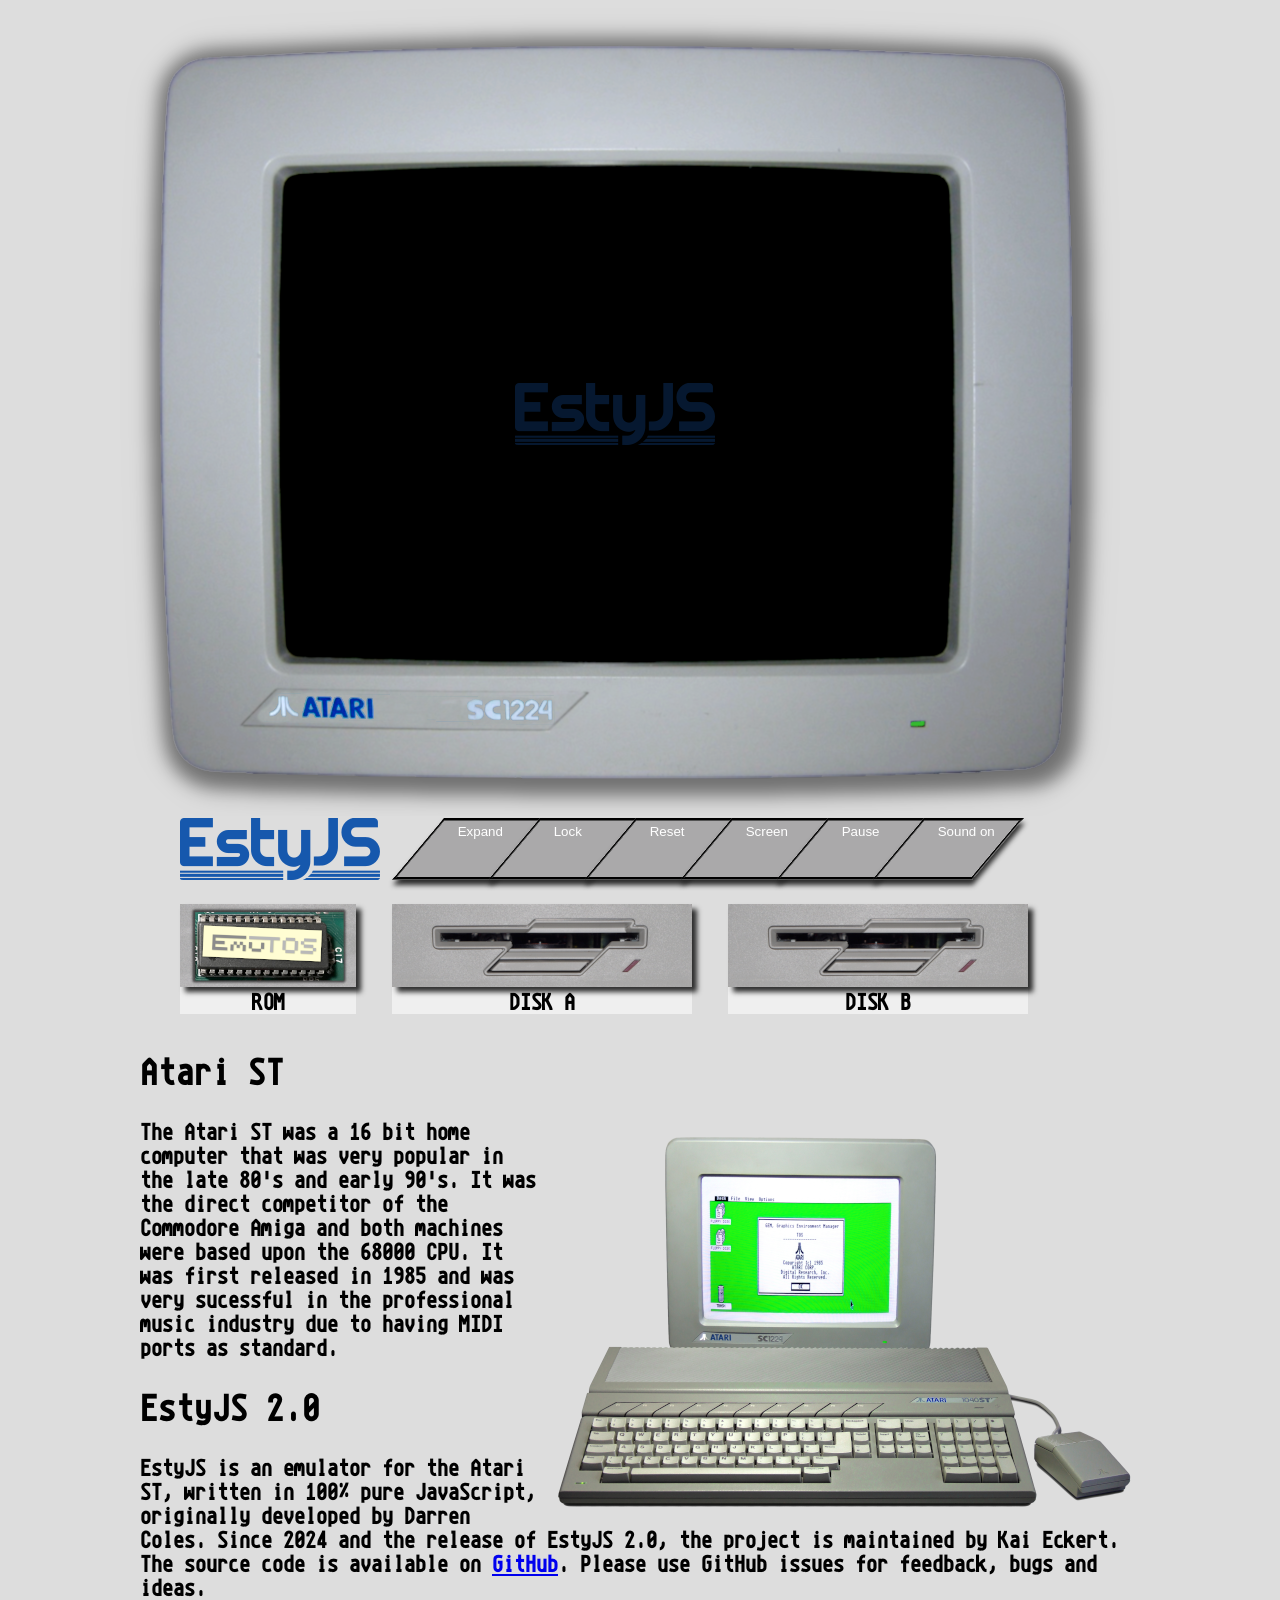
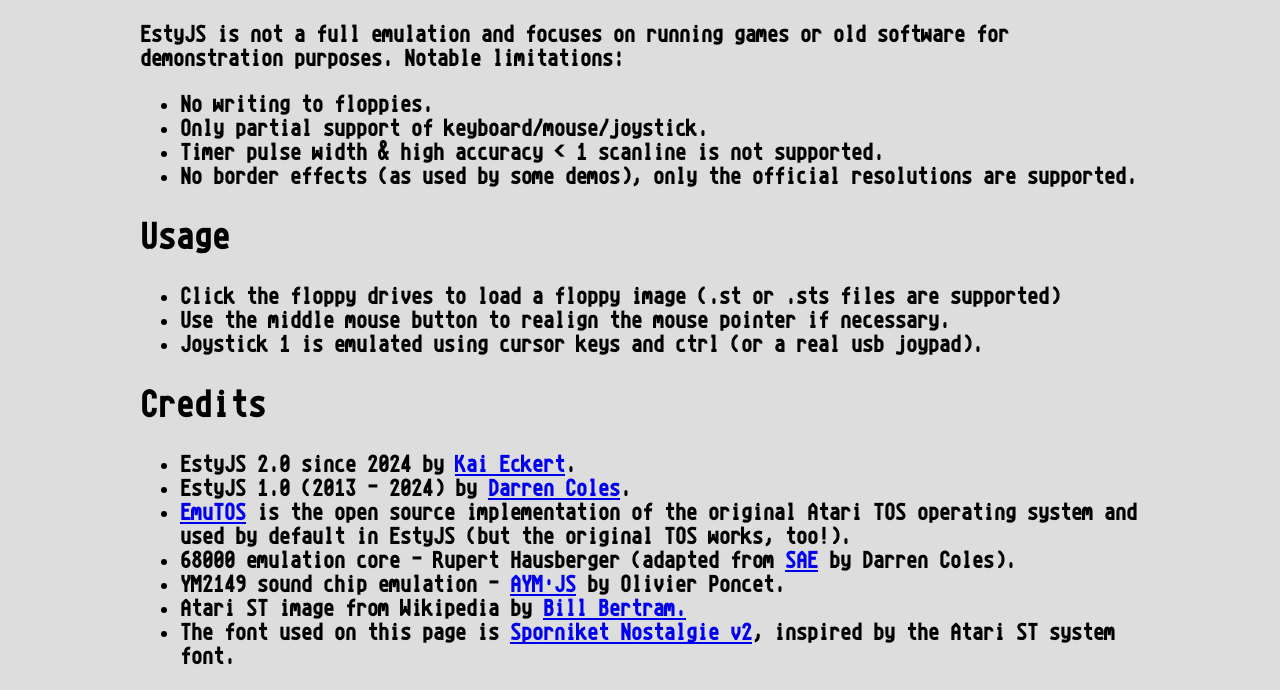
<file: index.html>
﻿<!DOCTYPE HTML>
<html lang="en">

<head>
	<meta http-equiv="content-type" content="text/html; charset=UTF-8">
	<meta name="description" content="Javascript based Atari ST Emulator">
	<meta name="keywords" content="JavaScript, Atari, ST, Emulator, EstyJs">
	<meta name="author" content="Darren Coles">
	<title>EstyJs</title>
	<link rel="stylesheet" type="text/css" href="css/estyjs2.css">
	<script src="esty2-gui.js"></script>

	<script src="estyjs/estyjs.js"></script>
	<script src="estyjs/processor.js"></script>
	<script src="estyjs/keyboard.js"></script>
	<script src="estyjs/mfp.js"></script>
	<script src="estyjs/fdc.js"></script>
	<script src="estyjs/io.js"></script>
	<script src="estyjs/bug.js"></script>
	<script src="estyjs/display.js"></script>
	<script src="estyjs/memory.js"></script>
	<script src="estyjs/snapshot.js"></script>
	<script src="estyjs/sound.js"></script>
	<script src="estyjs/files.js"></script>
	<script src="estyjs/js-unzip.js"></script>
	<script src="estyjs/rawinflate.js"></script>


	<script>
		document.addEventListener("DOMContentLoaded", function (event) {
			// Your code to run since DOM is loaded and ready
			console.log("Loaded")
			document.getElementById('selectedFile').addEventListener('change', fileSelected, false);
			document.getElementById('selectedFileB').addEventListener('change', fileSelected2, false);
			document.getElementById('selectedTOS').addEventListener('change', tosSelected, false);
			splashScreen('img/logo.png', function(){
				estyjs = EstyJs("EstyJsOutput");
				estyjs.setRowSkip(false);
				estyjs.setMonoMonitor(false);
				loadFromUrlParams();
			});
		});
	</script>
</head>

<body>
	<div id="estyjs">
		<div id="screen">
			<canvas id="EstyJsOutput" width="640" height="400">
			</canvas>
		</div>
		<div id="buttonpanel">
			<div id="logo">
				<img src="img/logo.png" alt="EstyJS Logo">
			</div>
			<button id="btnFullscreen" onclick="fullScreen();"><span>Expand</span></button>
			<button id="btnLocked" onclick="lockMouse();"><span>Lock</span></button>
			<button onclick="reset()" id="btnReset"><span>Reset</span></button>
			<button onclick="colorToggle()" id="btnColor"><span>Screen</span></button>
			<button onclick="pauseResume()" id="btnPause"><span>Pause</span></button>
			<button onclick="soundToggle()" id="btnSound"><span>Sound on</span></button>
			<input type="file" id="selectedTOS" accept=".img" style="display: none;">
		</div>
		<div id="floppies">
			<button onclick="document.getElementById('selectedTOS').click();" id="btnTOS"><img src="img/rom.png" id="rom" width="176" height="83"><div>ROM</div></button>
			<input type="file" id="selectedFile" accept=".sts,.st,.msa,.zip" style="display: none;">
			<input type="file" id="selectedFileB" accept=".sts,.st,.msa,.zip" style="display: none;">
			<button onclick="document.getElementById('selectedFile').click();" id="btnBrowse"><img src="img/floppy-empty.png" id="floppy-1" width="300" height="83"/><div>DISK A</div></button>
			<button onclick="document.getElementById('selectedFileB').click();" id="btnBrowse"><img src="img/floppy-empty.png" id="floppy-2" width="300" height="83"/><div>DISK B</div></button>
		</div>

		<div id="settings">
			<input type="checkbox" id="joystick" checked="checked" onclick="changeJoystick()">Joystick
			<input type="checkbox" id="showpct" onclick="changeShowPct()">Show Speed
			<input type="checkbox" id="frameskip" onclick="changeFrameskip()">Frameskip
			<input type="checkbox" id="ram" checked="checked" onclick="changeRamSize()">1Meg
		</div>
	</div>

	<div id="content">
		<h2>Atari ST</h2>
		<p>
			<img src="img/Atari_1040STf-600.png" style="float:right;" alt="Photo of an Atari ST">
			The Atari ST was a 16 bit home computer that was very popular in the late 80's and early 90's.
			It was the direct competitor of the Commodore Amiga and both machines were based upon the 68000 CPU.
			It was first released in 1985 and was very sucessful in the professional music industry due to having MIDI
			ports as standard.
		</p>
		<h2>EstyJS 2.0</h2>
		<p>EstyJS is an emulator for the Atari ST, written in 100% pure JavaScript, originally developed by Darren
			Coles. Since 2024 and the release of EstyJS 2.0,
			the project is maintained by Kai Eckert. The source code is available on <a
				href="https://github.com/kaiec/EstyJS">GitHub</a>. Please use GitHub issues for feedback, bugs and
			ideas.
		</p>
		<p>
			EstyJS is not a full emulation and focuses on running games or old software for demonstration purposes.
			Notable limitations:
		</p>
		<ul>
			<li>No writing to floppies.</li>
			<li>Only partial support of keyboard/mouse/joystick.</li>
			<li>Timer pulse width & high accuracy &lt; 1 scanline is not supported.</li>
			<li>No border effects (as used by some demos), only the official resolutions are supported.</li>
		</ul>
		<h2>Usage</h2>
		<ul>
			<li>Click the floppy drives to load a floppy image (.st or .sts files are supported)</li>
			<li>Use the middle mouse button to realign the mouse pointer if necessary.</li>
			<li>Joystick 1 is emulated using cursor keys and ctrl (or a real usb joypad).</li>
		</ul>



		<h2>Credits</h2>
		<ul>
			<li>EstyJS 2.0 since 2024 by <a href="https://github.com/kaiec/EstyJS">Kai Eckert</a>.</li>
			<li>EstyJS 1.0 (2013 - 2024) by <a href="https://github.com/dmcoles/EstyJs">Darren Coles</a>.</li>
			<li><a href="https://emutos.sourceforge.io/">EmuTOS</a> is the open source implementation of the original
				Atari TOS operating system and used by default in EstyJS (but the original TOS works, too!).</li>
			<li>68000 emulation core - Rupert Hausberger (adapted from <a
					href="http://scriptedamigaemulator.net/">SAE</a> by Darren Coles).</li>
			<li>YM2149 sound chip emulation - <a href="https://github.com/ponceto/aym-js">AYM&middot;JS</a>
				by Olivier Poncet.</li>
			<li>Atari ST image from Wikipedia by <a href="http://en.wikipedia.org/wiki/File:Atari_1040STf.jpg">Bill
					Bertram.</a></li>
			<li>The font used on this page is <a href="https://github.com/sporniket/Sporniket-Nostalgie-Sans">Sporniket
					Nostalgie v2</a>, inspired by the Atari ST system font.</li>
		</ul>
	</div>


</body>

</html>
</file>
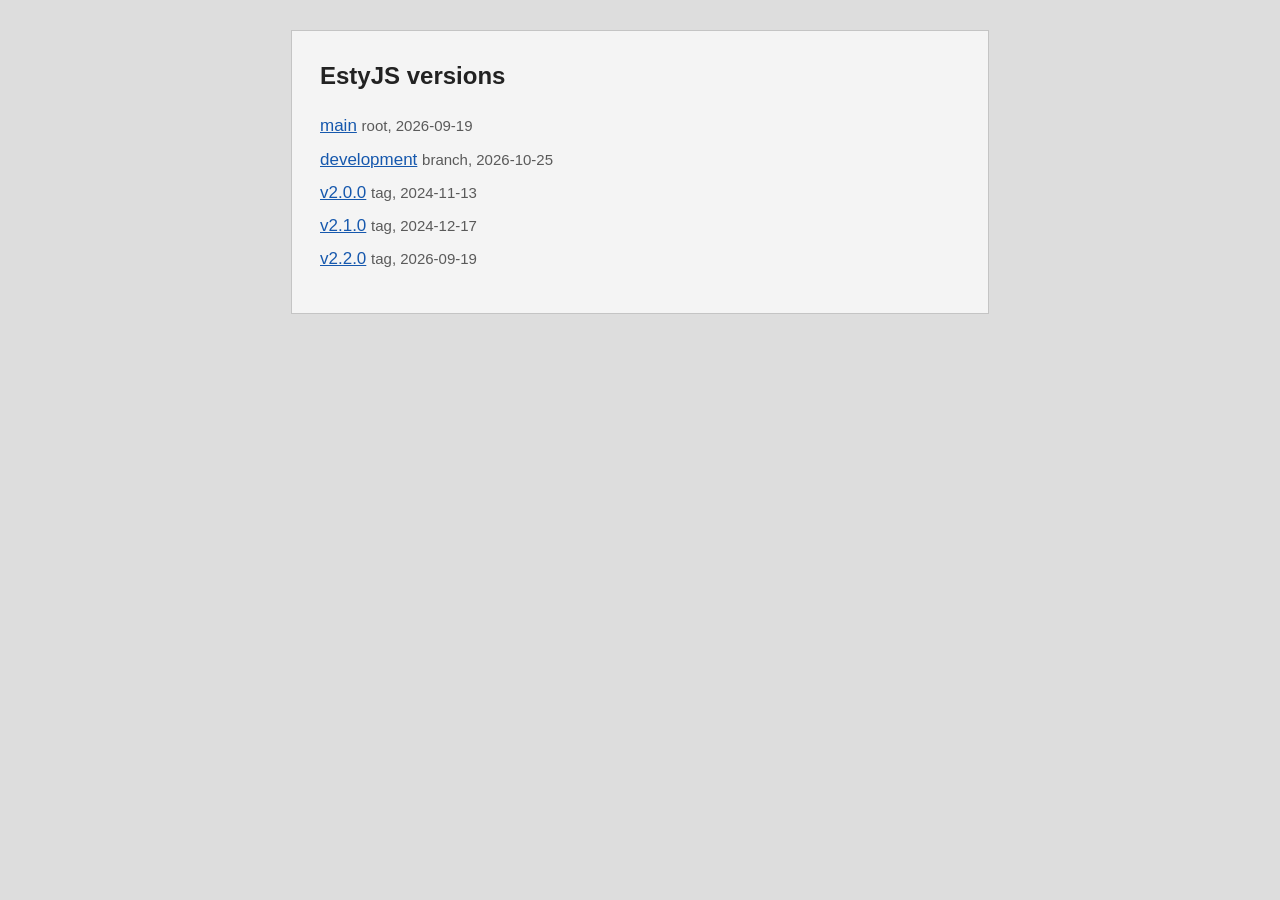
<file: ver/index.html>
<!DOCTYPE html>
<html lang="en">

<head>
<meta charset="utf-8">
<meta name="viewport" content="width=device-width, initial-scale=1">
<title>EstyJS versions</title>
<style>
body { font-family: ui-sans-serif, -apple-system, "Segoe UI", Roboto, sans-serif;
       font-size: 17px; line-height: 1.6; color: #222; background: #ddd;
       margin: 0; padding: 30px; }
main { max-width: 640px; margin: auto; background: #f4f4f4; border: 1px solid #c4c4c4;
       padding: 10px 28px 24px; }
h1 { font-size: 24px; }
ul { list-style: none; padding: 0; }
li { margin: 6px 0; }
a { color: #1658ad; }
span { color: #5a5a5a; font-size: 15px; }
</style>
</head>

<body>
<main>
<h1>EstyJS versions</h1>
<ul>
<li><a href="../">main</a> <span>root, 2026-09-19</span></li>
<li><a href="development/">development</a> <span>branch, 2026-10-25</span></li>
<li><a href="v2.0.0/">v2.0.0</a> <span>tag, 2024-11-13</span></li>
<li><a href="v2.1.0/">v2.1.0</a> <span>tag, 2024-12-17</span></li>
<li><a href="v2.2.0/">v2.2.0</a> <span>tag, 2026-09-19</span></li>
</ul>
</main>
</body>

</html>
</file>
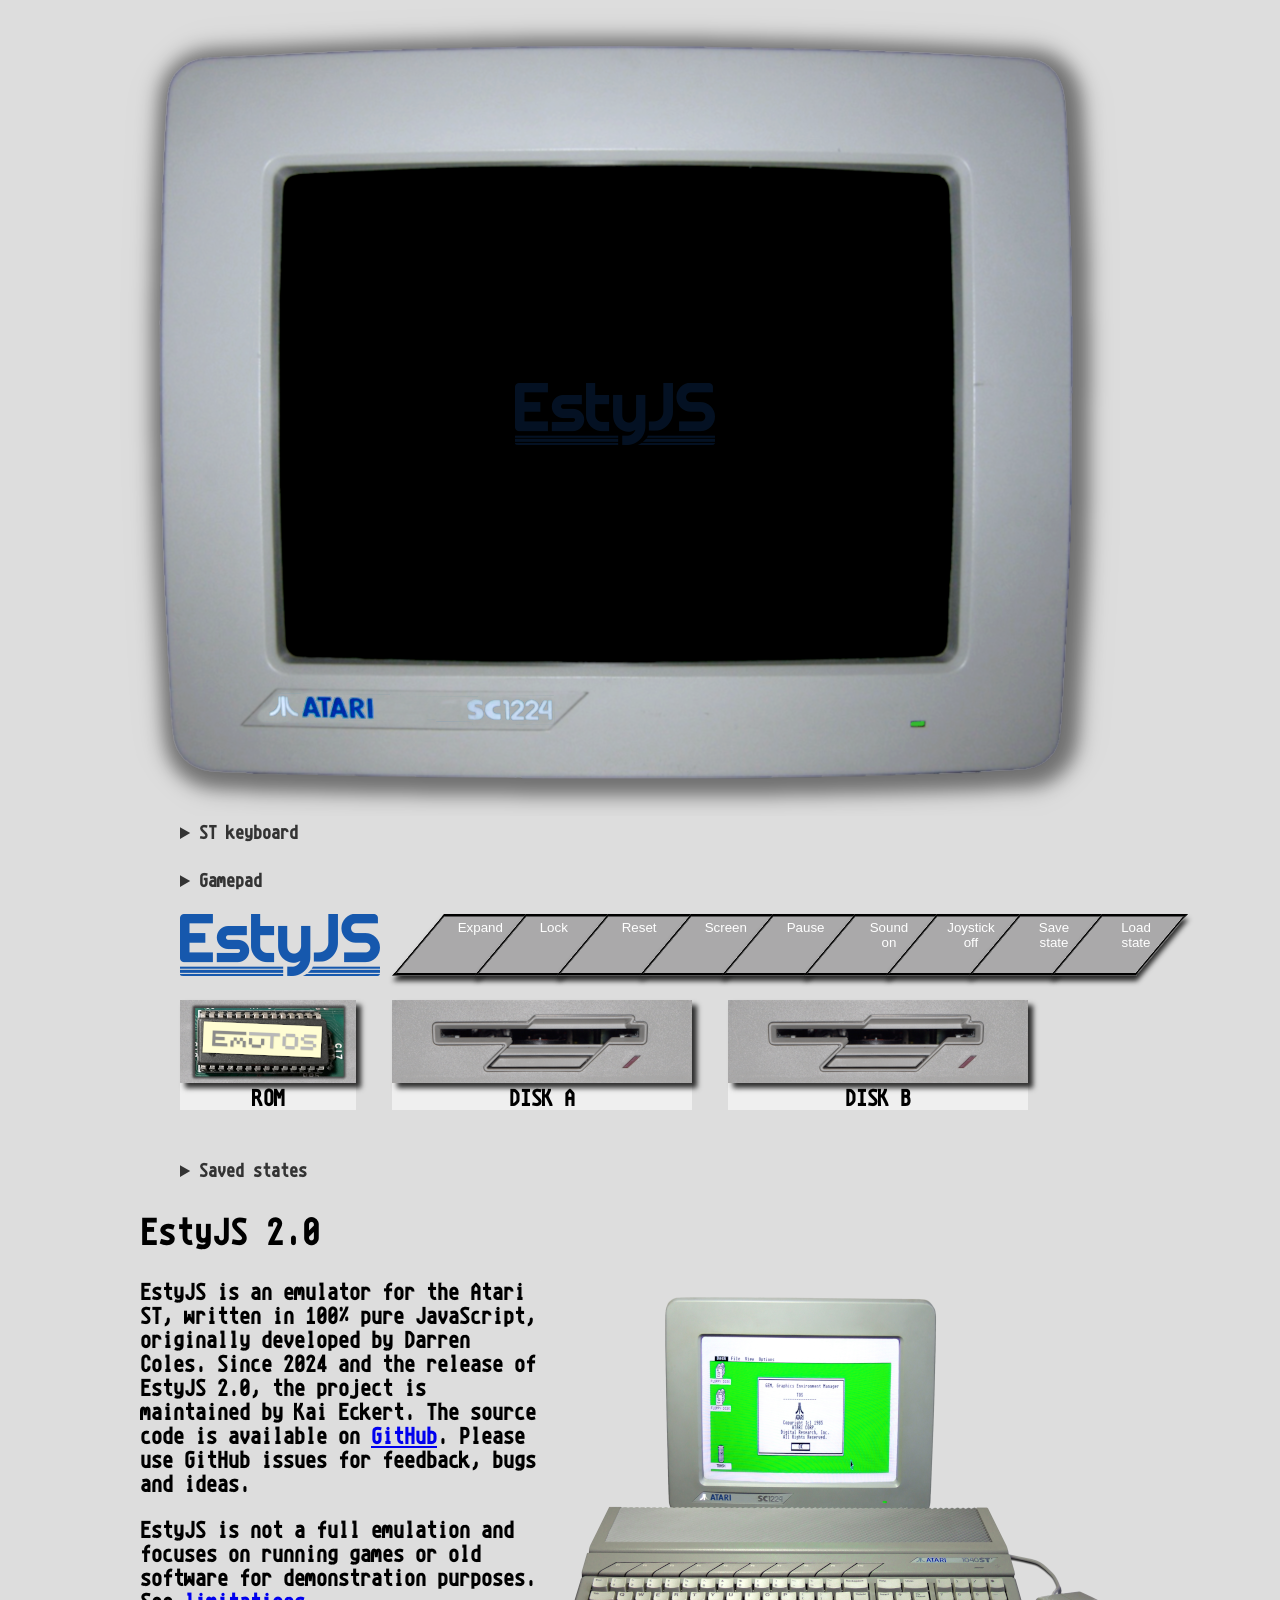
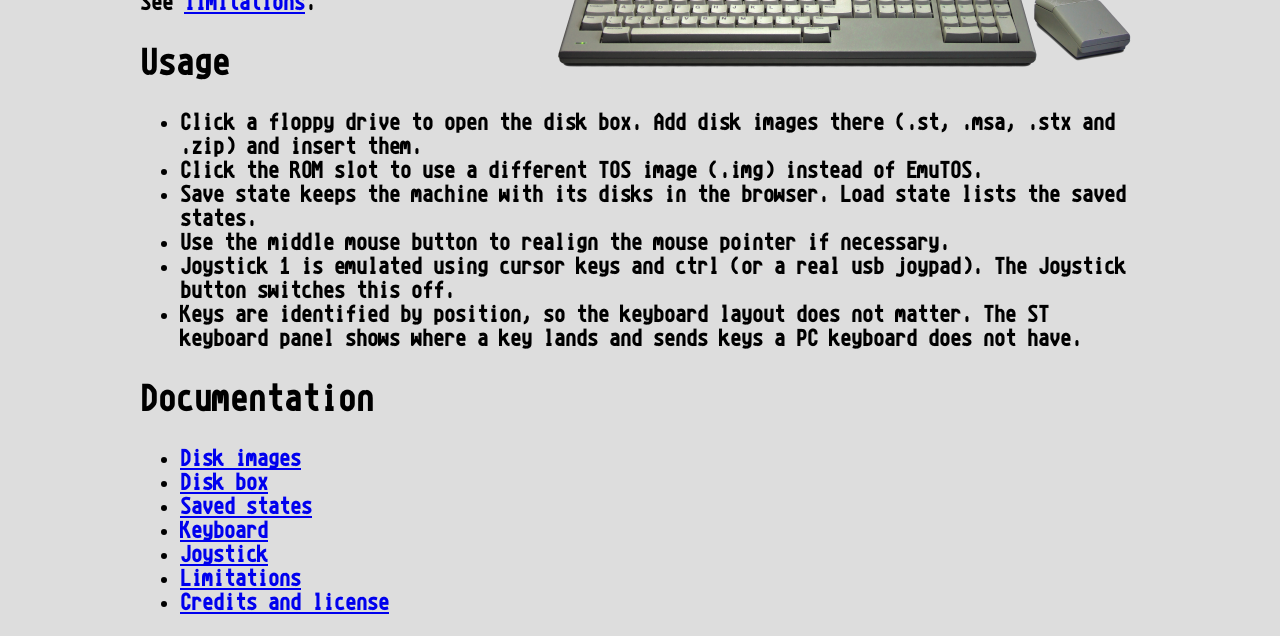
<file: ver/development/index.html>
﻿<!DOCTYPE HTML>
<html lang="en">

<head>
	<meta http-equiv="content-type" content="text/html; charset=UTF-8">
	<meta name="description" content="Javascript based Atari ST Emulator">
	<meta name="keywords" content="JavaScript, Atari, ST, Emulator, EstyJs">
	<meta name="author" content="Darren Coles">
	<title>EstyJs</title>
	<link rel="stylesheet" type="text/css" href="css/estyjs2.css">
	<script src="esty2-gui.js"></script>
	<script src="esty2-keyboard.js"></script>
	<script src="esty2-gamepad.js"></script>
	<script src="esty2-states.js"></script>
	<script src="esty2-diskbox.js"></script>

	<script src="estyjs/estyjs.js"></script>
	<script src="estyjs/disk.js"></script>
	<script src="estyjs/gamepad.js"></script>
	<script src="estyjs/processor.js"></script>
	<script src="estyjs/keyboard.js"></script>
	<script src="estyjs/mfp.js"></script>
	<script src="estyjs/fdc.js"></script>
	<script src="estyjs/io.js"></script>
	<script src="estyjs/bug.js"></script>
	<script src="estyjs/display.js"></script>
	<script src="estyjs/memory.js"></script>
	<script src="estyjs/snapshot.js"></script>
	<script src="estyjs/zip.js"></script>
	<script src="estyjs/store.js"></script>
	<script src="estyjs/sound.js"></script>
	<script src="estyjs/files.js"></script>
	<script src="estyjs/js-unzip.js"></script>
	<script src="estyjs/rawinflate.js"></script>


	<script>
		document.addEventListener("DOMContentLoaded", function (event) {
			// Your code to run since DOM is loaded and ready
			console.log("Loaded")
			document.getElementById('selectedFile').addEventListener('change', fileSelected, false);
			document.getElementById('selectedFileB').addEventListener('change', fileSelected2, false);
			document.getElementById('selectedTOS').addEventListener('change', tosSelected, false);
			EstyKeyboard.create('keyboardpanelbody');
			EstyGamepad.create('gamepadpanelbody');
			splashScreen('img/logo.png', function(){
				estyjs = EstyJs("EstyJsOutput");
				estyjs.setRowSkip(false);
				estyjs.setMonoMonitor(false);
				EstyKeyboard.listen();
				EstyStates.create('statepanel', 'statepanelbody');
				EstyDiskbox.create('diskbox');
			});
		});
	</script>
</head>

<body>
	<div id="estyjs">
		<div id="screen">
			<canvas id="EstyJsOutput" width="640" height="400">
			</canvas>
		</div>
		<details id="keyboardpanel">
			<summary>ST keyboard</summary>
			<div id="keyboardpanelbody"></div>
		</details>
		<details id="gamepadpanel">
			<summary>Gamepad</summary>
			<div id="gamepadpanelbody"></div>
		</details>
		<div id="buttonpanel">
			<div id="logo">
				<img src="img/logo.png" alt="EstyJS Logo">
			</div>
			<button id="btnFullscreen" onclick="fullScreen();"><span>Expand</span></button>
			<button id="btnLocked" onclick="lockMouse();"><span>Lock</span></button>
			<button onclick="reset()" id="btnReset"><span>Reset</span></button>
			<button onclick="colorToggle()" id="btnColor"><span>Screen</span></button>
			<button onclick="pauseResume()" id="btnPause"><span>Pause</span></button>
			<button onclick="soundToggle()" id="btnSound"><span>Sound on</span></button>
			<button onclick="joystickToggle()" id="btnJoystick"><span>Joystick off</span></button>
			<button onclick="EstyStates.save()" id="btnSaveState"><span>Save state</span></button>
			<button onclick="EstyStates.show()" id="btnLoadState"><span>Load state</span></button>
			<input type="file" id="selectedTOS" accept=".img" style="display: none;">
		</div>
		<div id="floppies">
			<button onclick="document.getElementById('selectedTOS').click();" id="btnTOS"><img src="img/rom.png" id="rom" width="176" height="83"><div>ROM</div></button>
			<input type="file" id="selectedFile" accept=".sts,.st,.msa,.stx,.zip" style="display: none;">
			<input type="file" id="selectedFileB" accept=".sts,.st,.msa,.stx,.zip" style="display: none;">
			<button onclick="driveClicked('A');" id="btnBrowse"><img src="img/floppy-empty.png" id="floppy-1" width="300" height="83"/><div>DISK A</div></button>
			<button onclick="driveClicked('B');" id="btnBrowse"><img src="img/floppy-empty.png" id="floppy-2" width="300" height="83"/><div>DISK B</div></button>
		</div>

		<div id="diskmessage" role="status" aria-live="polite"></div>

		<details id="statepanel">
			<summary>Saved states</summary>
			<div id="statepanelbody"></div>
		</details>


		<div id="settings">
			<input type="checkbox" id="showpct" onclick="changeShowPct()">Show Speed
			<input type="checkbox" id="frameskip" onclick="changeFrameskip()">Frameskip
			<input type="checkbox" id="ram" checked="checked" onclick="changeRamSize()">1Meg
		</div>
	</div>

	<div id="diskbox"></div>

	<div id="content">
		<h2>EstyJS 2.0</h2>
		<p>
			<img src="img/Atari_1040STf-600.png" style="float:right;" alt="Photo of an Atari ST">
			EstyJS is an emulator for the Atari ST, written in 100% pure JavaScript, originally
			developed by Darren Coles. Since 2024 and the release of EstyJS 2.0, the project is
			maintained by Kai Eckert. The source code is available on
			<a href="https://github.com/kaiec/EstyJS">GitHub</a>. Please use GitHub issues for
			feedback, bugs and ideas.
		</p>
		<p>
			EstyJS is not a full emulation and focuses on running games or old software for
			demonstration purposes. See
			<a href="docs.html#using/limitations">limitations</a>.
		</p>

		<h2>Usage</h2>
		<ul>
			<li>Click a floppy drive to open the disk box. Add disk images there (.st, .msa, .stx
				and .zip) and insert them.</li>
			<li>Click the ROM slot to use a different TOS image (.img) instead of EmuTOS.</li>
			<li>Save state keeps the machine with its disks in the browser. Load state lists the
				saved states.</li>
			<li>Use the middle mouse button to realign the mouse pointer if necessary.</li>
			<li>Joystick 1 is emulated using cursor keys and ctrl (or a real usb joypad). The
				Joystick button switches this off.</li>
			<li>Keys are identified by position, so the keyboard layout does not matter. The ST
				keyboard panel shows where a key lands and sends keys a PC keyboard does not
				have.</li>
		</ul>

		<h2>Documentation</h2>
		<ul>
			<li><a href="docs.html#using/disks">Disk images</a></li>
			<li><a href="docs.html#using/diskbox">Disk box</a></li>
			<li><a href="docs.html#using/states">Saved states</a></li>
			<li><a href="docs.html#using/keyboard">Keyboard</a></li>
			<li><a href="docs.html#using/joystick">Joystick</a></li>
			<li><a href="docs.html#using/limitations">Limitations</a></li>
			<li><a href="docs.html#credits">Credits and license</a></li>
		</ul>
	</div>


</body>

</html>
</file>
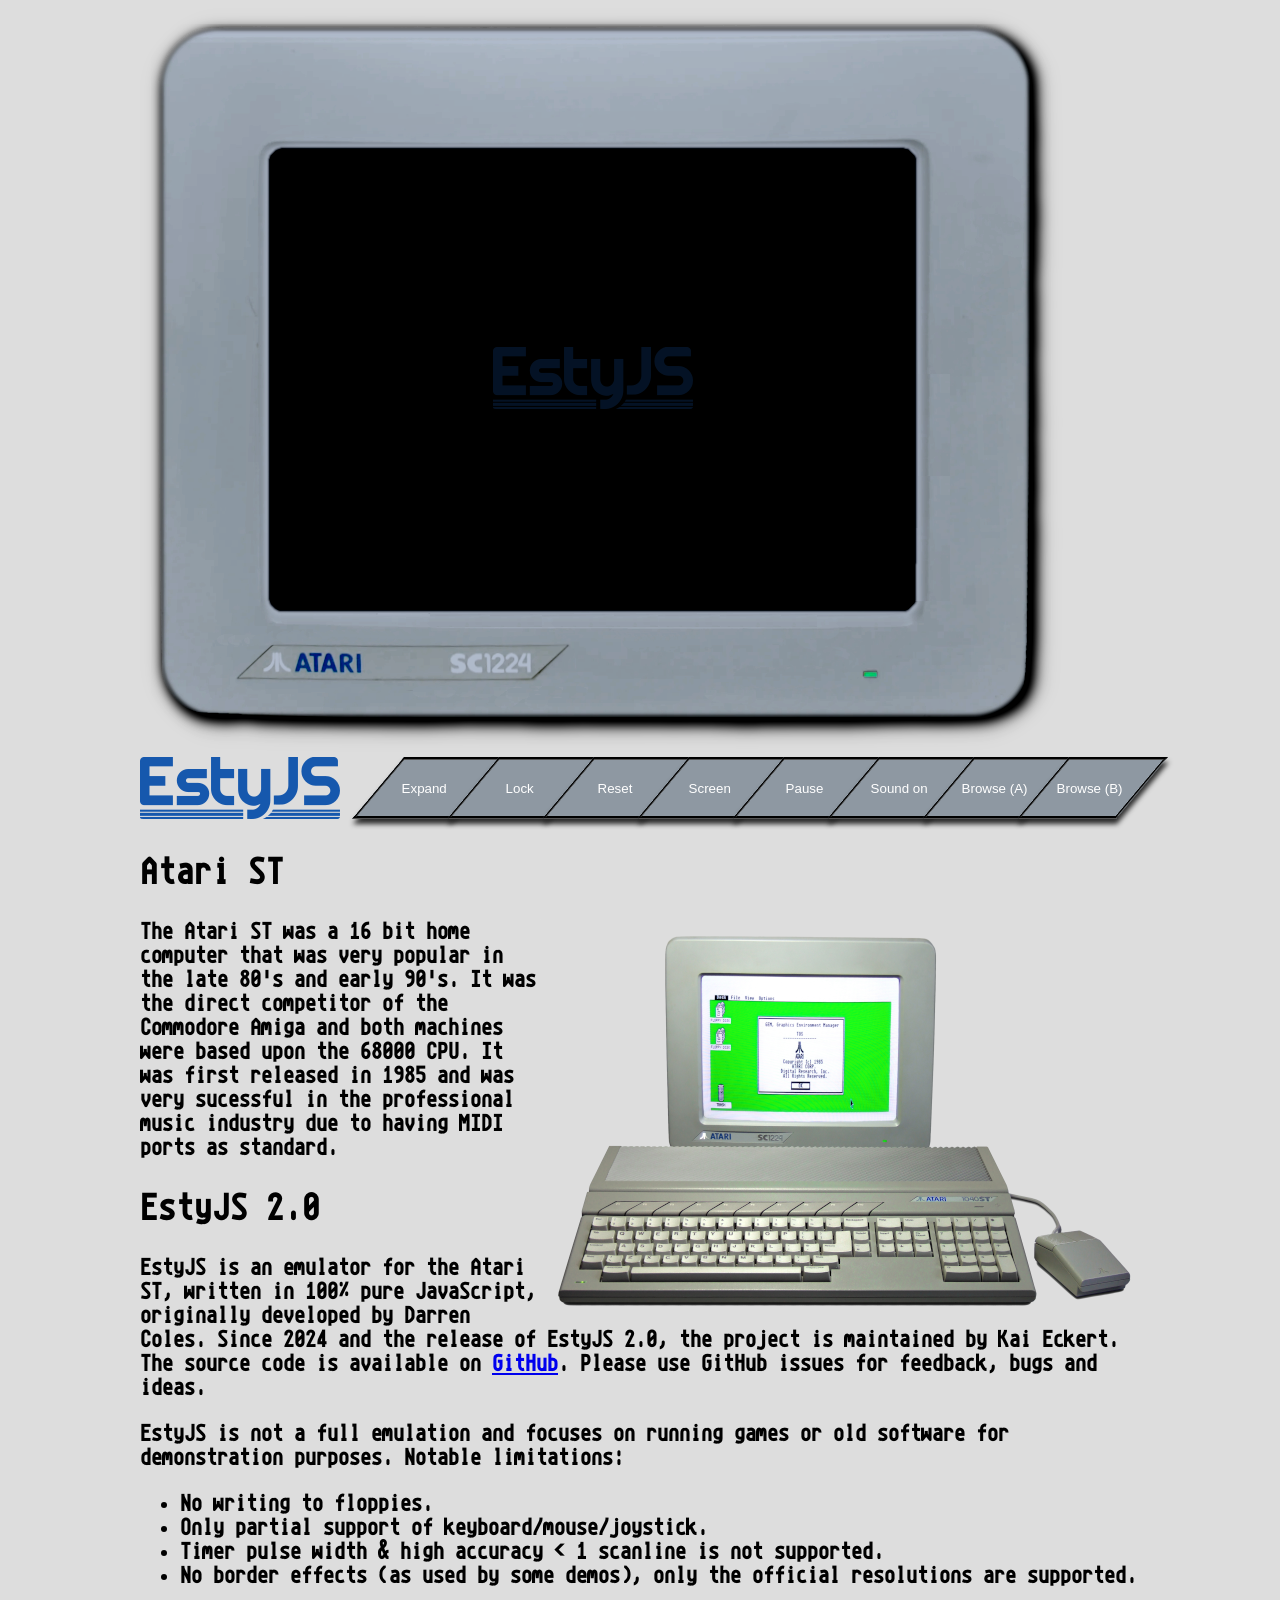
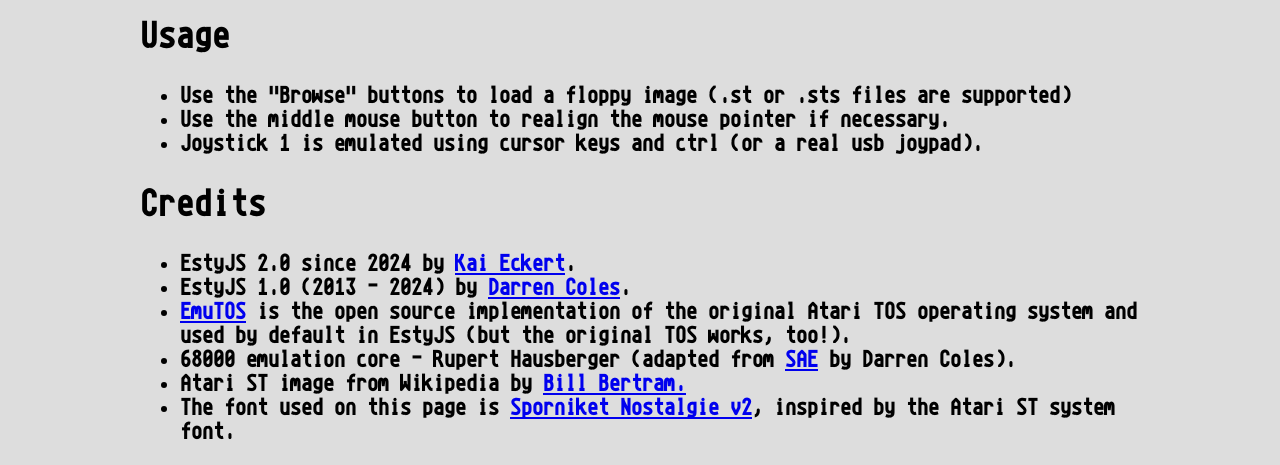
<file: ver/v2.1.0/index.html>
﻿<!DOCTYPE HTML>
<html lang="en">

<head>
	<meta http-equiv="content-type" content="text/html; charset=UTF-8">
	<meta name="description" content="Javascript based Atari ST Emulator">
	<meta name="keywords" content="JavaScript, Atari, ST, Emulator, EstyJs">
	<meta name="author" content="Darren Coles">
	<title>EstyJs</title>
	<link rel="stylesheet" type="text/css" href="css/estyjs2.css">
	<script src="esty2-gui.js"></script>

	<script src="estyjs/estyjs.js"></script>
	<script src="estyjs/processor.js"></script>
	<script src="estyjs/keyboard.js"></script>
	<script src="estyjs/mfp.js"></script>
	<script src="estyjs/fdc.js"></script>
	<script src="estyjs/io.js"></script>
	<script src="estyjs/bug.js"></script>
	<script src="estyjs/display.js"></script>
	<script src="estyjs/memory.js"></script>
	<script src="estyjs/snapshot.js"></script>
	<script src="estyjs/sound.js"></script>
	<script src="estyjs/files.js"></script>
	<script src="estyjs/js-unzip.js"></script>
	<script src="estyjs/rawinflate.js"></script>


	<script>
		document.addEventListener("DOMContentLoaded", function (event) {
			// Your code to run since DOM is loaded and ready
			console.log("Loaded")
			document.getElementById('selectedFile').addEventListener('change', fileSelected, false);
			document.getElementById('selectedFileB').addEventListener('change', fileSelected2, false);
			splashScreen('img/logo.png', function(){
				estyjs = EstyJs("EstyJsOutput");
				estyjs.setRowSkip(false);
				estyjs.setMonoMonitor(false);
			});
		});
	</script>
</head>

<body>
	<div id="estyjs">
		<div id="screen">
			<canvas id="EstyJsOutput" width="640" height="400">
			</canvas>
		</div>
		<div id="buttonpanel">
			<div id="logo">
				<img src="img/logo.png" alt="EstyJS Logo">
			</div>
			<button id="btnFullscreen" onclick="fullScreen();"><span>Expand</span></button>
			<button id="btnLocked" onclick="lockMouse();"><span>Lock</span></button>
			<button onclick="reset()" id="btnReset"><span>Reset</span></button>
			<button onclick="colorToggle()" id="btnColor"><span>Screen</span></button>
			<button onclick="pauseResume()" id="btnPause"><span>Pause</span></button>
			<button onclick="soundToggle()" id="btnSound"><span>Sound on</span></button>
			<input type="file" id="selectedFile" accept=".sts,.st,.msa,.zip" style="display: none;">
			<input type="file" id="selectedFileB" accept=".sts,.st,.msa,.zip" style="display: none;">
			<button onclick="document.getElementById('selectedFile').click();" id="btnBrowse"><span>Browse
					(A)</span></button>
			<button onclick="document.getElementById('selectedFileB').click();" id="Button2"><span>Browse
					(B)</span></button>
			<button onclick="openFile()" style="display: none;" id="btnOpen"><span>Open</span></button>
		</div>

		<div id="settings">
			<input type="checkbox" id="joystick" checked="checked" onclick="changeJoystick()">Joystick
			<input type="checkbox" id="showpct" onclick="changeShowPct()">Show Speed
			<input type="checkbox" id="frameskip" onclick="changeFrameskip()">Frameskip
			<input type="checkbox" id="ram" checked="checked" onclick="changeRamSize()">1Meg
		</div>
	</div>

	<div id="content">
		<h2>Atari ST</h2>
		<p>
			<img src="img/Atari_1040STf-600.png" style="float:right;" alt="Photo of an Atari ST">
			The Atari ST was a 16 bit home computer that was very popular in the late 80's and early 90's.
			It was the direct competitor of the Commodore Amiga and both machines were based upon the 68000 CPU.
			It was first released in 1985 and was very sucessful in the professional music industry due to having MIDI
			ports as standard.
		</p>
		<h2>EstyJS 2.0</h2>
		<p>EstyJS is an emulator for the Atari ST, written in 100% pure JavaScript, originally developed by Darren
			Coles. Since 2024 and the release of EstyJS 2.0,
			the project is maintained by Kai Eckert. The source code is available on <a
				href="https://github.com/kaiec/EstyJs">GitHub</a>. Please use GitHub issues for feedback, bugs and
			ideas.
		</p>
		<p>
			EstyJS is not a full emulation and focuses on running games or old software for demonstration purposes.
			Notable limitations:
		</p>
		<ul>
			<li>No writing to floppies.</li>
			<li>Only partial support of keyboard/mouse/joystick.</li>
			<li>Timer pulse width & high accuracy &lt; 1 scanline is not supported.</li>
			<li>No border effects (as used by some demos), only the official resolutions are supported.</li>
		</ul>
		<h2>Usage</h2>
		<ul>
			<li>Use the "Browse" buttons to load a floppy image (.st or .sts files are supported)</li>
			<li>Use the middle mouse button to realign the mouse pointer if necessary.</li>
			<li>Joystick 1 is emulated using cursor keys and ctrl (or a real usb joypad).</li>
		</ul>



		<h2>Credits</h2>
		<ul>
			<li>EstyJS 2.0 since 2024 by <a href="https://github.com/kaiec/EstyJs">Kai Eckert</a>.</li>
			<li>EstyJS 1.0 (2013 - 2024) by <a href="https://github.com/dmcoles/EstyJs">Darren Coles</a>.</li>
			<li><a href="https://emutos.sourceforge.io/">EmuTOS</a> is the open source implementation of the original
				Atari TOS operating system and used by default in EstyJS (but the original TOS works, too!).</li>
			<li>68000 emulation core - Rupert Hausberger (adapted from <a
					href="http://scriptedamigaemulator.net/">SAE</a> by Darren Coles).</li>
			<li>Atari ST image from Wikipedia by <a href="http://en.wikipedia.org/wiki/File:Atari_1040STf.jpg">Bill
					Bertram.</a></li>
			<li>The font used on this page is <a href="https://github.com/sporniket/Sporniket-Nostalgie-Sans">Sporniket
					Nostalgie v2</a>, inspired by the Atari ST system font.</li>
		</ul>
	</div>


</body>

</html>
</file>
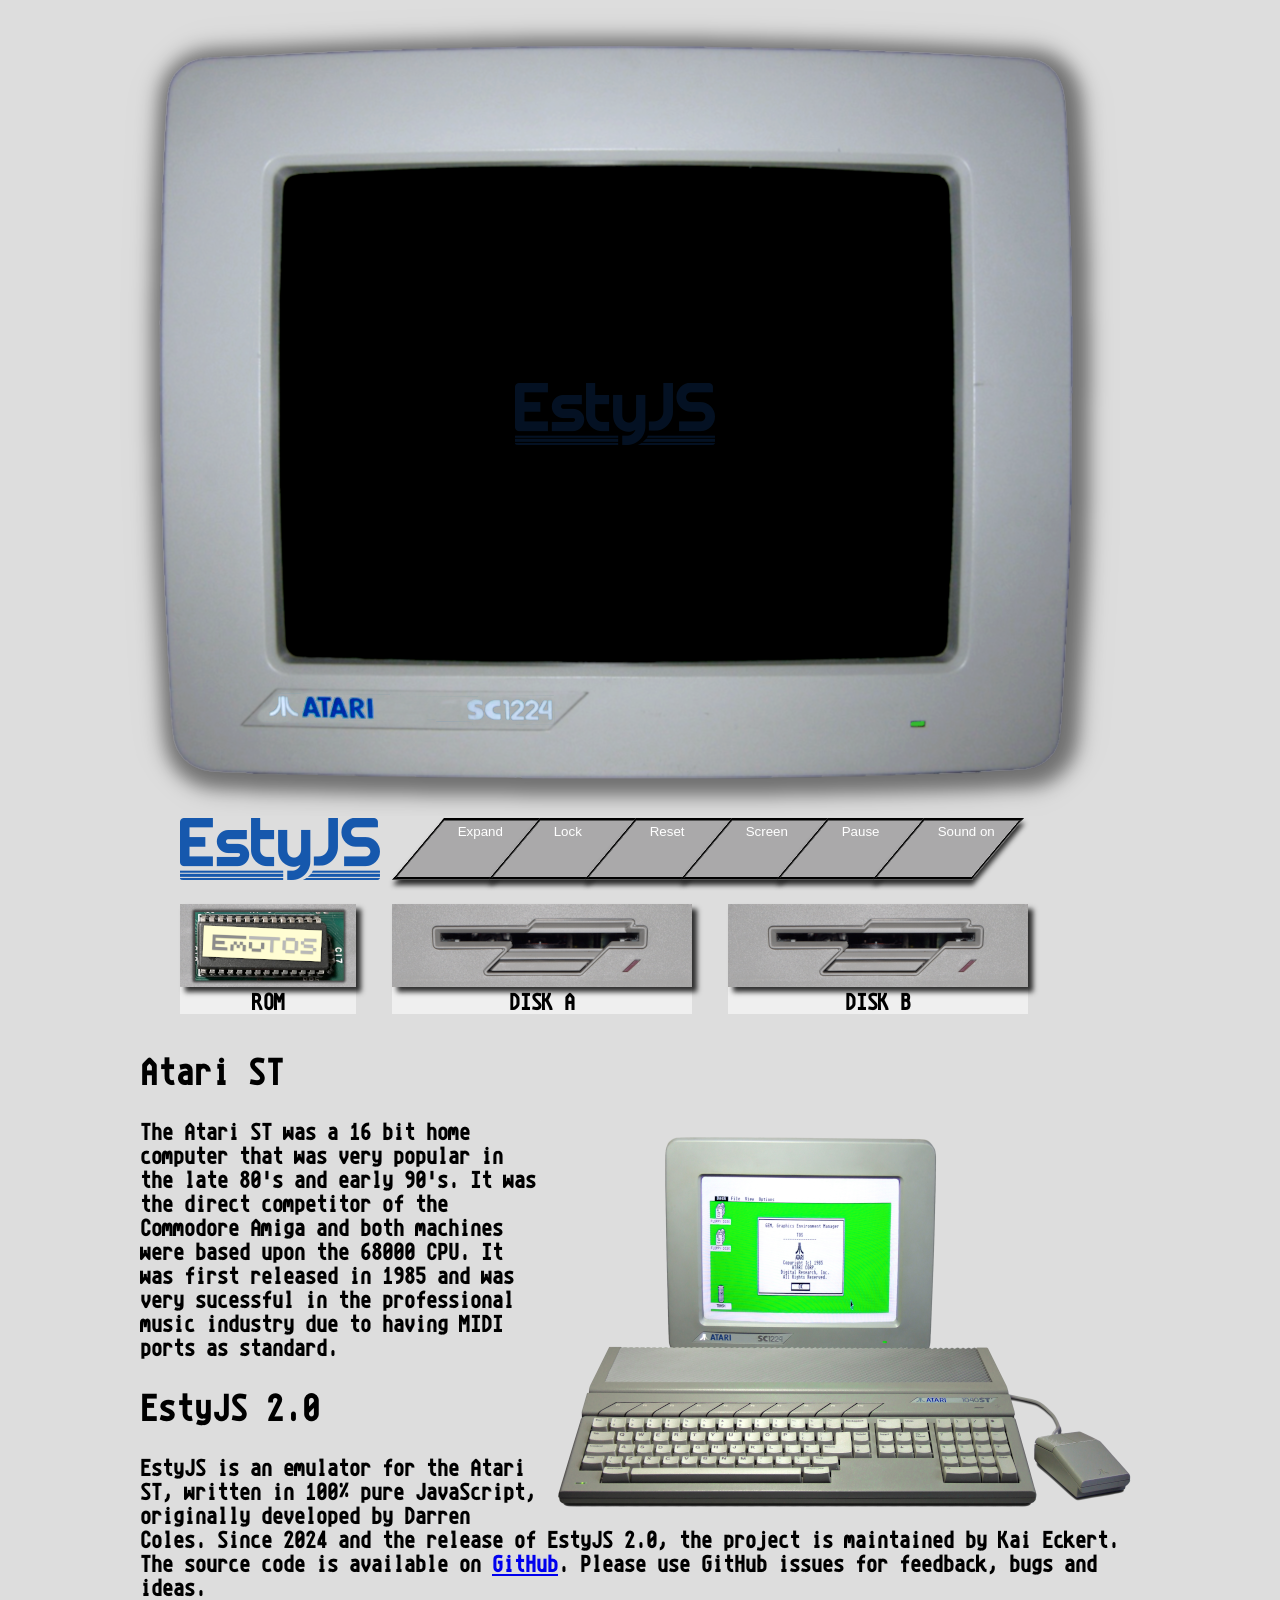
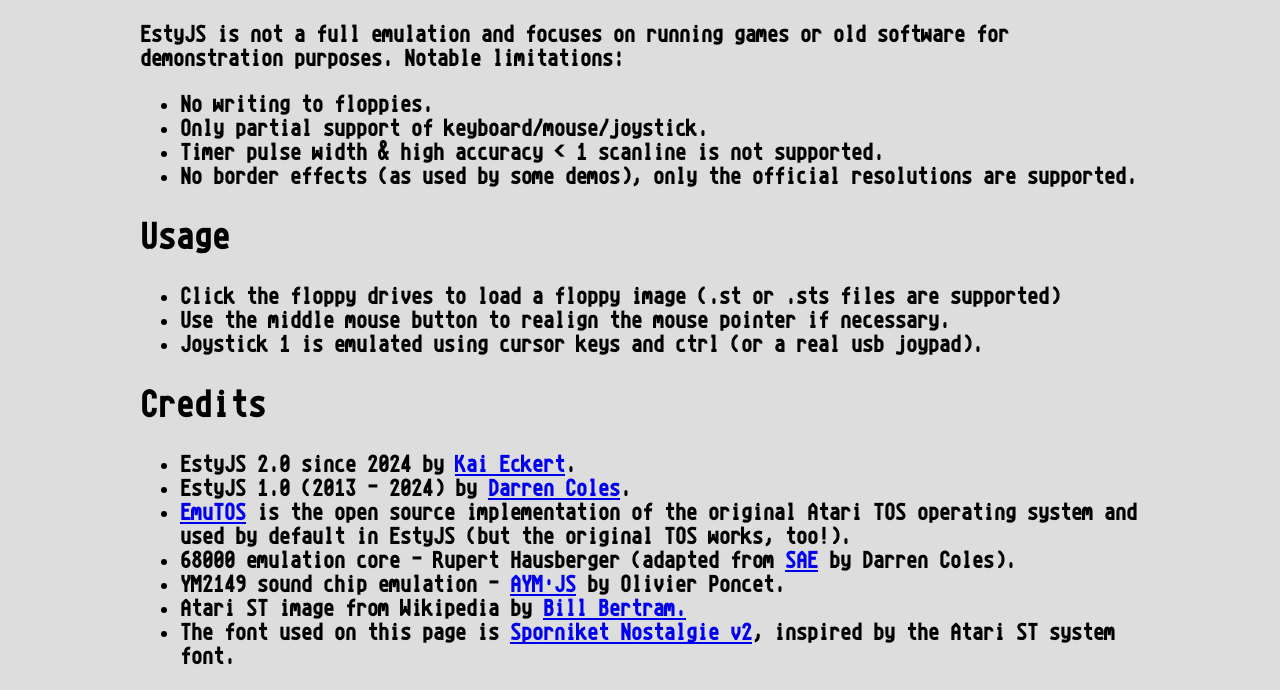
<file: ver/v2.2.0/index.html>
﻿<!DOCTYPE HTML>
<html lang="en">

<head>
	<meta http-equiv="content-type" content="text/html; charset=UTF-8">
	<meta name="description" content="Javascript based Atari ST Emulator">
	<meta name="keywords" content="JavaScript, Atari, ST, Emulator, EstyJs">
	<meta name="author" content="Darren Coles">
	<title>EstyJs</title>
	<link rel="stylesheet" type="text/css" href="css/estyjs2.css">
	<script src="esty2-gui.js"></script>

	<script src="estyjs/estyjs.js"></script>
	<script src="estyjs/processor.js"></script>
	<script src="estyjs/keyboard.js"></script>
	<script src="estyjs/mfp.js"></script>
	<script src="estyjs/fdc.js"></script>
	<script src="estyjs/io.js"></script>
	<script src="estyjs/bug.js"></script>
	<script src="estyjs/display.js"></script>
	<script src="estyjs/memory.js"></script>
	<script src="estyjs/snapshot.js"></script>
	<script src="estyjs/sound.js"></script>
	<script src="estyjs/files.js"></script>
	<script src="estyjs/js-unzip.js"></script>
	<script src="estyjs/rawinflate.js"></script>


	<script>
		document.addEventListener("DOMContentLoaded", function (event) {
			// Your code to run since DOM is loaded and ready
			console.log("Loaded")
			document.getElementById('selectedFile').addEventListener('change', fileSelected, false);
			document.getElementById('selectedFileB').addEventListener('change', fileSelected2, false);
			document.getElementById('selectedTOS').addEventListener('change', tosSelected, false);
			splashScreen('img/logo.png', function(){
				estyjs = EstyJs("EstyJsOutput");
				estyjs.setRowSkip(false);
				estyjs.setMonoMonitor(false);
			});
		});
	</script>
</head>

<body>
	<div id="estyjs">
		<div id="screen">
			<canvas id="EstyJsOutput" width="640" height="400">
			</canvas>
		</div>
		<div id="buttonpanel">
			<div id="logo">
				<img src="img/logo.png" alt="EstyJS Logo">
			</div>
			<button id="btnFullscreen" onclick="fullScreen();"><span>Expand</span></button>
			<button id="btnLocked" onclick="lockMouse();"><span>Lock</span></button>
			<button onclick="reset()" id="btnReset"><span>Reset</span></button>
			<button onclick="colorToggle()" id="btnColor"><span>Screen</span></button>
			<button onclick="pauseResume()" id="btnPause"><span>Pause</span></button>
			<button onclick="soundToggle()" id="btnSound"><span>Sound on</span></button>
			<input type="file" id="selectedTOS" accept=".img" style="display: none;">
		</div>
		<div id="floppies">
			<button onclick="document.getElementById('selectedTOS').click();" id="btnTOS"><img src="img/rom.png" id="rom" width="176" height="83"><div>ROM</div></button>
			<input type="file" id="selectedFile" accept=".sts,.st,.msa,.zip" style="display: none;">
			<input type="file" id="selectedFileB" accept=".sts,.st,.msa,.zip" style="display: none;">
			<button onclick="document.getElementById('selectedFile').click();" id="btnBrowse"><img src="img/floppy-empty.png" id="floppy-1" width="300" height="83"/><div>DISK A</div></button>
			<button onclick="document.getElementById('selectedFileB').click();" id="btnBrowse"><img src="img/floppy-empty.png" id="floppy-2" width="300" height="83"/><div>DISK B</div></button>
		</div>

		<div id="settings">
			<input type="checkbox" id="joystick" checked="checked" onclick="changeJoystick()">Joystick
			<input type="checkbox" id="showpct" onclick="changeShowPct()">Show Speed
			<input type="checkbox" id="frameskip" onclick="changeFrameskip()">Frameskip
			<input type="checkbox" id="ram" checked="checked" onclick="changeRamSize()">1Meg
		</div>
	</div>

	<div id="content">
		<h2>Atari ST</h2>
		<p>
			<img src="img/Atari_1040STf-600.png" style="float:right;" alt="Photo of an Atari ST">
			The Atari ST was a 16 bit home computer that was very popular in the late 80's and early 90's.
			It was the direct competitor of the Commodore Amiga and both machines were based upon the 68000 CPU.
			It was first released in 1985 and was very sucessful in the professional music industry due to having MIDI
			ports as standard.
		</p>
		<h2>EstyJS 2.0</h2>
		<p>EstyJS is an emulator for the Atari ST, written in 100% pure JavaScript, originally developed by Darren
			Coles. Since 2024 and the release of EstyJS 2.0,
			the project is maintained by Kai Eckert. The source code is available on <a
				href="https://github.com/kaiec/EstyJS">GitHub</a>. Please use GitHub issues for feedback, bugs and
			ideas.
		</p>
		<p>
			EstyJS is not a full emulation and focuses on running games or old software for demonstration purposes.
			Notable limitations:
		</p>
		<ul>
			<li>No writing to floppies.</li>
			<li>Only partial support of keyboard/mouse/joystick.</li>
			<li>Timer pulse width & high accuracy &lt; 1 scanline is not supported.</li>
			<li>No border effects (as used by some demos), only the official resolutions are supported.</li>
		</ul>
		<h2>Usage</h2>
		<ul>
			<li>Click the floppy drives to load a floppy image (.st or .sts files are supported)</li>
			<li>Use the middle mouse button to realign the mouse pointer if necessary.</li>
			<li>Joystick 1 is emulated using cursor keys and ctrl (or a real usb joypad).</li>
		</ul>



		<h2>Credits</h2>
		<ul>
			<li>EstyJS 2.0 since 2024 by <a href="https://github.com/kaiec/EstyJS">Kai Eckert</a>.</li>
			<li>EstyJS 1.0 (2013 - 2024) by <a href="https://github.com/dmcoles/EstyJs">Darren Coles</a>.</li>
			<li><a href="https://emutos.sourceforge.io/">EmuTOS</a> is the open source implementation of the original
				Atari TOS operating system and used by default in EstyJS (but the original TOS works, too!).</li>
			<li>68000 emulation core - Rupert Hausberger (adapted from <a
					href="http://scriptedamigaemulator.net/">SAE</a> by Darren Coles).</li>
			<li>YM2149 sound chip emulation - <a href="https://github.com/ponceto/aym-js">AYM&middot;JS</a>
				by Olivier Poncet.</li>
			<li>Atari ST image from Wikipedia by <a href="http://en.wikipedia.org/wiki/File:Atari_1040STf.jpg">Bill
					Bertram.</a></li>
			<li>The font used on this page is <a href="https://github.com/sporniket/Sporniket-Nostalgie-Sans">Sporniket
					Nostalgie v2</a>, inspired by the Atari ST system font.</li>
		</ul>
	</div>


</body>

</html>
</file>
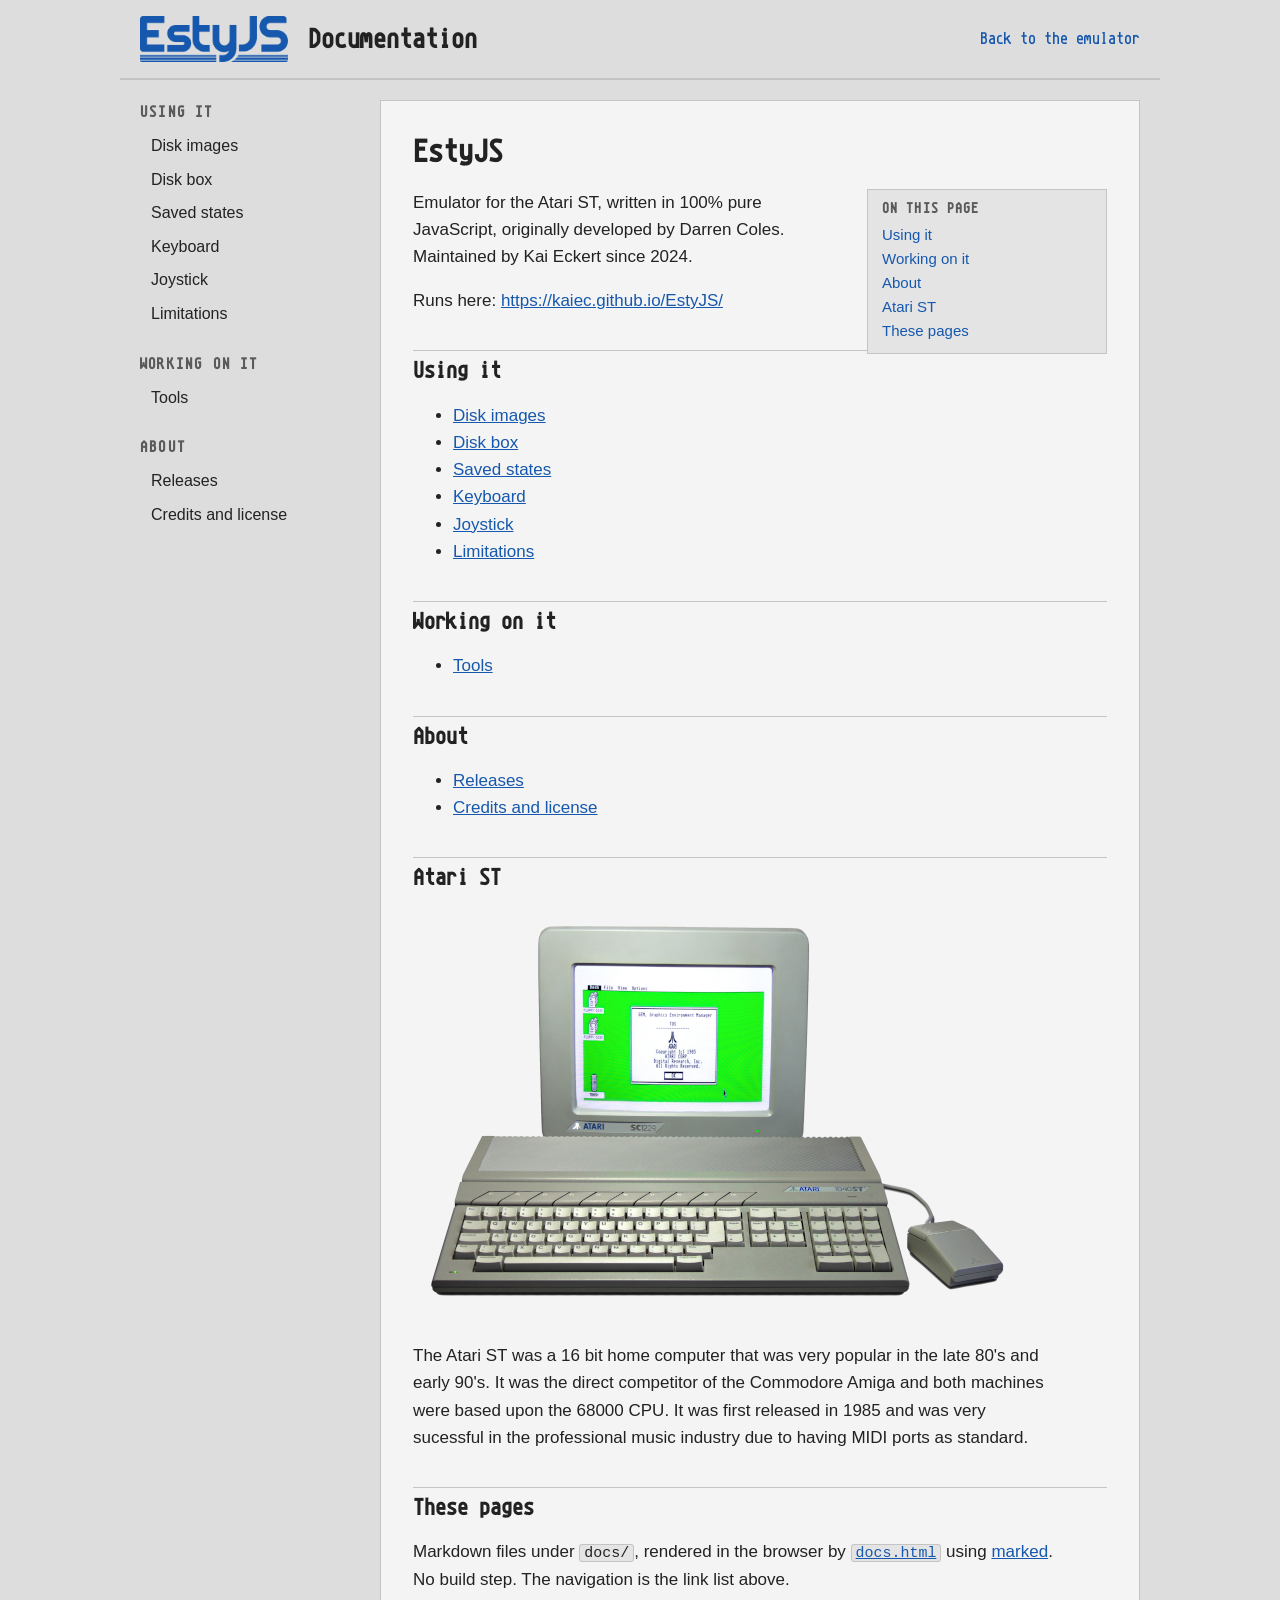
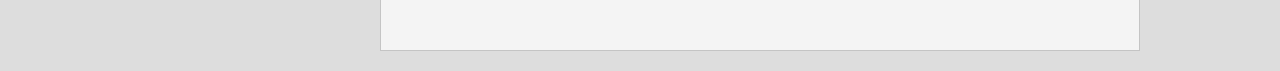
<file: docs.html>
<!DOCTYPE HTML>
<html lang="en">

<head>
	<meta http-equiv="content-type" content="text/html; charset=UTF-8">
	<meta name="viewport" content="width=device-width, initial-scale=1">
	<meta name="description" content="Documentation for EstyJS, the JavaScript Atari ST emulator">
	<title>EstyJS documentation</title>
	<link rel="stylesheet" type="text/css" href="css/docs.css">

	<script src="vendor/marked.min.js"></script>
	<script src="esty2-docs.js"></script>

	<script>
		document.addEventListener("DOMContentLoaded", function () {
			EstyDocs.start();
		});
	</script>
</head>

<body>
	<div id="docs">
		<header id="docshead">
			<a href="index.html" id="docslogo"><img src="img/logo.png" alt="EstyJS"></a>
			<div id="docstitle">Documentation</div>
			<a href="index.html" id="docsback">Back to the emulator</a>
		</header>

		<div id="docsmain">
			<nav id="docsnav"></nav>
			<main id="docscontent"></main>
		</div>
	</div>
</body>

</html>
</file>
<file: css/estyjs2.css>
@font-face {
	font-family: 'nostalgie';
	src: url('Sporniket-Nostalgie2-Console.woff');
}

#estyjs
{
	margin: auto;
	width: 1040px;
}

#screen
{
	background-image: url('../img/sm124-sc-bg.png');
	background-clip: padding-box;
	border-width: 0;
	background-size: 1000px 808px;
	background-origin: padding-box;
	padding: 206px 0px 200px 175px;
	background-repeat: no-repeat;
}

#EstyJsOutput {
	border-width:0;
}


#buttonpanel
{
	display: flex;
	margin-left: 60px;
}

body
{
	background-color:#DDDDDD;
	font-family: 'nostalgie';
	font-weight: 800;
	font-size: 22px;
}	

h1
{
	font-size: 30px;
}

h2
{
	font-size: 35px;
}

canvas
{
	background-color:#000000;
	border: 1px solid #777777;
}

#logo {
	margin-right:40px;
}


#buttonpanel button {
	background-color: #aaa9aa;
	border-color:#000000;
	border-width: 2px;
	border-style: groove;
	color: white;
	border-width: 3px;
	box-shadow:5px 5px 5px rgba(0,0,0,.8);
	display:inline-flex;
	padding:3px 5px 5px 22px;
	text-decoration:none;
	margin:0px -2px 0px -2px;
	width:100px;
	height:62px;
}
  
#buttonpanel button:hover {
	 bottom:-5px;
	 position: relative;
	 box-shadow:0px 0px 5px rgba(0,0,0,.5);
  }
  
#buttonpanel button {
	transform: skew(-40deg);
  }
  
#buttonpanel button span {
	display:inline-block;
	transform: skew(40deg);
  }

#settings{
	display: none;
}

#content {
	width: 1000px;
	margin: auto;
}

#floppies {
	margin-left:35px;
	margin-top: 10px;
}

#floppies button {
	margin: 10px 0px 10px 25px;
	padding: 0px;
	border: 0px;
}
#floppies button div {
	font-family: 'nostalgie';
	font-weight: 800;
	font-size: 22px;
}

#floppy-1, #floppy-2, #rom{
	box-shadow:5px 5px 5px rgba(0,0,0,.8);
}

/* says what happened to the last file picked, so that a file EstyJS cannot
   read is not the same as nothing happening */
#diskmessage {
	margin: 0px 0px 10px 60px;
	min-height: 26px;
	font-size: 18px;
	color: #333333;
}

#diskmessage.problem {
	color: #a02000;
}

/* ---- the ST keyboard drawn in the page ----
   Colours taken from the photograph of the 1040 STf: case grey, cream keycaps
   with a lighter top face, dark legends. The function keys are slanted, as
   they are on the machine and on the buttons above. */

#keyboardpanel, #gamepadpanel, #statepanel {
	margin: 0px 0px 20px 60px;
	width: 940px;
}

#keyboardpanel > summary, #gamepadpanel > summary, #statepanel > summary {
	cursor: pointer;
	font-size: 18px;
	padding: 4px 0px;
	color: #333333;
	width: max-content;
}

#keyboardpanel > summary:hover, #gamepadpanel > summary:hover, #statepanel > summary:hover {
	color: #000000;
}

.kb-countries {
	margin: 12px 0px;
	font-size: 16px;
	color: #333333;
}

button.kb-country {
	font-family: 'nostalgie';
	font-weight: 800;
	font-size: 11px;
	background: linear-gradient(#eeeeee, #d4d4d2);
	border: 1px solid #8f9082;
	border-bottom: 3px solid #83847a;
	border-radius: 2px;
	color: #3c3c38;
	width: 44px;
	height: 30px;
	padding: 3px 4px;
	margin-right: 3px;
	text-align: left;
	vertical-align: top;
	cursor: pointer;
	box-shadow: 0px 1px 1px rgba(0,0,0,.25);
}

button.kb-country.chosen {
	background: linear-gradient(#1f6ac4, #1658ad);
	border-color: #0e3c7a;
	border-bottom-width: 1px;
	color: #ffffff;
	box-shadow: inset 0px 1px 3px rgba(0,0,0,.4);
}

/* the case, with the keys sunk into it */
.kb-keyboard {
	--kb-qu: 9px;
	--kb-row: 36px;
	--kb-fn-row: 50px;
	display: flex;
	align-items: flex-start;
	gap: 10px;
	position: relative;
	background: linear-gradient(#abaaaa, #ababab);
	border: 3px groove #8a8a82;
	padding: 14px 16px 18px;
	width: max-content;
	box-shadow: 5px 5px 5px rgba(0,0,0,.8), inset 0px 2px 6px rgba(0,0,0,.35);
}

.kb-block {
	display: grid;
	grid-auto-rows: var(--kb-row);
	grid-template-rows: var(--kb-fn-row) repeat(5, var(--kb-row));
}

button.kb-key {
	position: relative;
	font-family: 'nostalgie';
	font-weight: 800;
	font-size: 13px;
	line-height: 1.05;
	background: linear-gradient(#eeeeee, #d4d4d2);
	border: 1px solid #8f9082;
	border-bottom: 3px solid #83847a;
	border-radius: 2px;
	color: #3c3c38;
	padding: 2px 4px;
	margin: 1px;
	display: flex;
	flex-direction: column;
	justify-content: flex-start;
	align-items: flex-start;
	overflow: hidden;
	cursor: pointer;
	user-select: none;
	touch-action: none;
	box-shadow: 0px 1px 1px rgba(0,0,0,.25);
}

button.kb-key .shifted {
	font-size: 11px;
	color: #5c5c55;
}

button.kb-key .alt {
	position: absolute;
	top: 2px;
	right: 3px;
	font-size: 8px;
	line-height: 1.15;
	text-align: right;
	white-space: pre;
	color: #6b6b64;
}

button.kb-key.down .alt {
	color: #cfdcf0;
}

button.kb-key .named {
	font-size: 9px;
	color: #4a4a45;
	align-self: flex-start;
}

/* The function keys are parallelograms cut into the case. The shape is drawn
   behind the label, so that the label stays upright and is not clipped by the
   skew, which Firefox and Chrome disagree about.

   The row fills the block and is shifted right by half the lean, so that the
   lower left corner of F1 meets the left edge of Esc and the lower right corner
   of F10 meets the right edge of Backspace. */
.kb-fnrow {
	display: flex;
	gap: 2px;
	margin: 0px 0px 10px 0px;
	transform: translateX(14.8px);
}

.kb-fnrow > button.kb-key {
	flex: 1 1 0;
	min-width: 0;
}

button.kb-key.kb-fn {
	position: relative;
	background: none;
	border: 0;
	box-shadow: none;
	overflow: visible;
	padding: 3px 4px 0px 15px;
}

button.kb-key.kb-fn::before {
	content: "";
	position: absolute;
	inset: 0px;
	transform: skew(-38deg);
	border: 1px solid #5f5f5a;
	border-bottom: 2px solid #4c4c48;
	border-radius: 2px;
	background: linear-gradient(rgb(176, 175, 176), rgb(170, 169, 169));
}

button.kb-key.kb-fn > span {
	position: relative;
	color: #ffffff;
	font-size: 10px;
}

button.kb-key.kb-fn.down::before {
	background: linear-gradient(#1f6ac4, #1658ad);
	border-color: #0e3c7a;
}

/* the keypad is set smaller, the cursor keys larger */
.kb-block:nth-child(3) button.kb-key .plain {
	font-size: 11px;
}

button.kb-key[data-scancode="72"] .plain,
button.kb-key[data-scancode="75"] .plain,
button.kb-key[data-scancode="77"] .plain,
button.kb-key[data-scancode="80"] .plain {
	font-size: 15px;
	font-weight: 900;
	line-height: 1;
}

/* the badge on the case, a slanted plate with the mark on it */
.kb-badge {
	position: absolute;
	top: 16px;
	right: 20px;
	padding: 3px 42px 3px 20px;
	line-height: 0;
}

.kb-badge::before {
	content: "";
	position: absolute;
	inset: 0px;
	transform: skew(-30deg);
	background: linear-gradient(#fbfbfb, #e6e6e4);
	border: 1px solid #94948e;
	box-shadow: 0px 1px 2px rgba(0,0,0,.3);
}

.kb-badge img {
	position: relative;
	display: block;
	height: 13px;
	width: auto;
}

button.kb-key.kb-joined {
	border-bottom: 0;
	border-bottom-left-radius: 0;
	border-bottom-right-radius: 0;
	margin-bottom: 0;
	box-shadow: none;
}

button.kb-key.kb-cont {
	border-top: 0;
	border-top-left-radius: 0;
	border-top-right-radius: 0;
	margin-top: 0;
}

button.kb-key.kb-joined.down, button.kb-key.kb-cont.down {
	margin-top: 1px;
	box-shadow: none;
}

button.kb-key.kb-joined.down {
	border-bottom-width: 0;
	margin-bottom: 0;
}

button.kb-key.kb-cont.down {
	border-top-width: 0;
	margin-top: 0;
}

button.kb-key.down {
	background: linear-gradient(#1f6ac4, #1658ad);
	border-color: #0e3c7a;
	border-bottom-width: 1px;
	margin-top: 3px;
	color: #ffffff;
	box-shadow: inset 0px 1px 3px rgba(0,0,0,.4);
}

button.kb-key.down .shifted, button.kb-key.down .named {
	color: #dce7f6;
}

/* the two halves share one gradient, so that no step shows at the seam */
button.kb-key.kb-joined, button.kb-key.kb-joined.down {
	background-size: 100% 200%;
	background-position: top;
}

button.kb-key.kb-cont, button.kb-key.kb-cont.down {
	background-size: 100% 200%;
	background-position: bottom;
}

.kb-status {
	margin-top: 12px;
	font-family: 'nostalgie';
	font-weight: 800;
	font-size: 16px;
	color: #333333;
	min-height: 22px;
}

/* ---- the gamepad panel ---- */

.gp-status, .gp-prompt {
	margin: 12px 0px;
	font-size: 16px;
	color: #333333;
}

.gp-prompt:empty {
	display: none;
}

button.gp-button, button.st-button, button.db-button {
	font-family: 'nostalgie';
	font-weight: 800;
	font-size: 13px;
	background: linear-gradient(#eeeeee, #d4d4d2);
	border: 1px solid #8f9082;
	border-bottom: 3px solid #83847a;
	border-radius: 2px;
	color: #3c3c38;
	padding: 4px 10px;
	margin-right: 6px;
	cursor: pointer;
	box-shadow: 0px 1px 1px rgba(0,0,0,.25);
}

button.gp-button[hidden] {
	display: none;
}

button.st-button:disabled, button.db-button:disabled {
	cursor: default;
	color: #9a9a92;
}

/* ---- saved states ---- */

.st-tools {
	margin: 12px 0px;
}

.st-usage {
	margin-left: 10px;
	font-size: 14px;
	color: #555555;
}

.st-list {
	list-style: none;
	margin: 0px;
	padding: 0px;
}

.st-row {
	display: flex;
	align-items: center;
	gap: 16px;
	padding: 8px 0px;
	border-top: 1px solid #d4d4d2;
}

.st-thumb {
	background: #000000;
	flex: none;
}

.st-info {
	flex: 1;
	min-width: 0;
}

.st-name {
	font-family: inherit;
	width: 100%;
	box-sizing: border-box;
	font-size: 16px;
	padding: 3px 4px;
	border: 1px solid transparent;
	background: transparent;
	color: #333333;
}

.st-name:hover, .st-name:focus {
	border-color: #8f9082;
	background: #ffffff;
}

.st-meta {
	margin: 4px 5px 0px;
	font-size: 14px;
	color: #555555;
}

.st-meta.problem {
	color: #a02000;
}

.st-empty {
	font-size: 16px;
	color: #555555;
	padding: 8px 0px;
}

/* ---- the disk box, over the emulator ---- */

.db-overlay {
	position: fixed;
	inset: 0px;
	z-index: 100;
	display: flex;
	align-items: center;
	justify-content: center;
	background: rgba(40, 40, 38, 0.55);
}

.db-overlay[hidden] {
	display: none;
}

.db-dialog {
	width: min(1240px, calc(100vw - 32px));
	max-height: calc(100vh - 32px);
	overflow: auto;
	box-sizing: border-box;
	padding: 14px 16px;
	background: #e9e7e2;
	border: 1px solid #8f9082;
	border-radius: 4px;
	box-shadow: 0px 8px 30px rgba(0,0,0,.35);
	color: #333333;
	font-size: 15px;
	outline: none;
}

.db-head {
	display: flex;
	align-items: center;
	gap: 8px;
	flex-wrap: wrap;
	margin-bottom: 12px;
}

.db-head select, .db-head input, .db-panel input[type="text"], .db-panel select {
	font: inherit;
	padding: 3px 6px;
	border: 1px solid #8f9082;
	border-radius: 2px;
	background: #ffffff;
	color: #333333;
}

.db-title {
	width: 220px;
}

.db-count {
	margin-left: auto;
	color: #555555;
	font-variant-numeric: tabular-nums;
}

button.db-close {
	margin-right: 0px;
}

.db-body {
	display: grid;
	grid-template-columns: minmax(0, 1fr) 270px;
	gap: 16px;
}

@media (max-width: 800px) {
	.db-body {
		grid-template-columns: 1fr;
	}
}

.db-stage {
	position: relative;
	width: 100%;
	aspect-ratio: 960 / 459;
	overflow: hidden;
	border-radius: 3px;
	background: #cccccb;
}

.db-stage canvas {
	position: absolute;
	inset: 0px;
	width: 100%;
	height: 100%;
	cursor: pointer;
}

/* text on the open disk label: laid out in label millimetres (10 px/mm) and
   projected onto the label with a CSS matrix3d. The text is drawn into the
   label texture, the textarea gives caret, selection and input. */
.db-label {
	position: absolute;
	left: 0px;
	top: 0px;
	transform-origin: 0 0;
	margin: 0px;
	border: 0px;
	outline: none;
	resize: none;
	overflow: hidden;
	background: transparent;
	color: transparent;
	caret-color: #17307a;
	font-family: "Bradley Hand", "Segoe Print", "Comic Sans MS", cursive;
	font-weight: 700;
	white-space: pre;
	display: none;
}

.db-label:focus {
	background: rgba(255, 255, 160, 0.14);
}

.db-label::selection {
	background: rgba(80, 120, 255, 0.3);
	color: transparent;
}

.db-panel h3 {
	font-size: 15px;
	margin: 14px 0px 6px;
}

.db-tools {
	display: flex;
	flex-wrap: wrap;
	gap: 6px;
}

.db-tools button.db-button {
	margin-right: 0px;
}

.db-panel [hidden] {
	display: none;
}

.db-row {
	display: flex;
	align-items: center;
	justify-content: space-between;
	gap: 8px;
	margin: 6px 0px;
}

.db-drives, .db-other {
	justify-content: flex-start;
}

.db-other select {
	flex: 1;
	min-width: 0;
}

button.db-target {
	border-color: #3c3c38;
}

.db-swatches {
	display: flex;
	gap: 4px;
	flex-wrap: wrap;
	justify-content: flex-end;
}

.db-swatches button {
	width: 20px;
	height: 20px;
	padding: 0px;
	border-radius: 50%;
	border: 2px solid transparent;
	cursor: pointer;
}

.db-swatches button[aria-pressed="true"] {
	border-color: #333333;
}

.db-small {
	margin: 8px 0px;
	font-size: 13px;
	color: #555555;
	overflow-wrap: anywhere;
}

.db-message {
	margin: 10px 0px 0px;
	min-height: 20px;
}

.db-message.problem {
	color: #a02000;
}

.db-hint {
	margin: 4px 0px 0px;
	font-size: 13px;
	color: #555555;
}
</file>
<file: ver/development/css/estyjs2.css>
@font-face {
	font-family: 'nostalgie';
	src: url('Sporniket-Nostalgie2-Console.woff');
}

#estyjs
{
	margin: auto;
	width: 1040px;
}

#screen
{
	background-image: url('../img/sm124-sc-bg.png');
	background-clip: padding-box;
	border-width: 0;
	background-size: 1000px 808px;
	background-origin: padding-box;
	padding: 206px 0px 200px 175px;
	background-repeat: no-repeat;
}

#EstyJsOutput {
	border-width:0;
}


#buttonpanel
{
	display: flex;
	margin-left: 60px;
}

body
{
	background-color:#DDDDDD;
	font-family: 'nostalgie';
	font-weight: 800;
	font-size: 22px;
}	

h1
{
	font-size: 30px;
}

h2
{
	font-size: 35px;
}

canvas
{
	background-color:#000000;
	border: 1px solid #777777;
}

#logo {
	margin-right:40px;
}


#buttonpanel button {
	background-color: #aaa9aa;
	border-color:#000000;
	border-width: 2px;
	border-style: groove;
	color: white;
	border-width: 3px;
	box-shadow:5px 5px 5px rgba(0,0,0,.8);
	display:inline-flex;
	padding:3px 5px 5px 22px;
	text-decoration:none;
	margin:0px -2px 0px -2px;
	width:100px;
	height:62px;
}
  
#buttonpanel button:hover {
	 bottom:-5px;
	 position: relative;
	 box-shadow:0px 0px 5px rgba(0,0,0,.5);
  }
  
#buttonpanel button {
	transform: skew(-40deg);
  }
  
#buttonpanel button span {
	display:inline-block;
	transform: skew(40deg);
  }

#settings{
	display: none;
}

#content {
	width: 1000px;
	margin: auto;
}

#floppies {
	margin-left:35px;
	margin-top: 10px;
}

#floppies button {
	margin: 10px 0px 10px 25px;
	padding: 0px;
	border: 0px;
}
#floppies button div {
	font-family: 'nostalgie';
	font-weight: 800;
	font-size: 22px;
}

#floppy-1, #floppy-2, #rom{
	box-shadow:5px 5px 5px rgba(0,0,0,.8);
}

/* says what happened to the last file picked, so that a file EstyJS cannot
   read is not the same as nothing happening */
#diskmessage {
	margin: 0px 0px 10px 60px;
	min-height: 26px;
	font-size: 18px;
	color: #333333;
}

#diskmessage.problem {
	color: #a02000;
}

/* ---- the ST keyboard drawn in the page ----
   Colours taken from the photograph of the 1040 STf: case grey, cream keycaps
   with a lighter top face, dark legends. The function keys are slanted, as
   they are on the machine and on the buttons above. */

#keyboardpanel, #gamepadpanel, #statepanel {
	margin: 0px 0px 20px 60px;
	width: 940px;
}

#keyboardpanel > summary, #gamepadpanel > summary, #statepanel > summary {
	cursor: pointer;
	font-size: 18px;
	padding: 4px 0px;
	color: #333333;
	width: max-content;
}

#keyboardpanel > summary:hover, #gamepadpanel > summary:hover, #statepanel > summary:hover {
	color: #000000;
}

.kb-countries {
	margin: 12px 0px;
	font-size: 16px;
	color: #333333;
}

button.kb-country {
	font-family: 'nostalgie';
	font-weight: 800;
	font-size: 11px;
	background: linear-gradient(#eeeeee, #d4d4d2);
	border: 1px solid #8f9082;
	border-bottom: 3px solid #83847a;
	border-radius: 2px;
	color: #3c3c38;
	width: 44px;
	height: 30px;
	padding: 3px 4px;
	margin-right: 3px;
	text-align: left;
	vertical-align: top;
	cursor: pointer;
	box-shadow: 0px 1px 1px rgba(0,0,0,.25);
}

button.kb-country.chosen {
	background: linear-gradient(#1f6ac4, #1658ad);
	border-color: #0e3c7a;
	border-bottom-width: 1px;
	color: #ffffff;
	box-shadow: inset 0px 1px 3px rgba(0,0,0,.4);
}

/* the case, with the keys sunk into it */
.kb-keyboard {
	--kb-qu: 9px;
	--kb-row: 36px;
	--kb-fn-row: 50px;
	display: flex;
	align-items: flex-start;
	gap: 10px;
	position: relative;
	background: linear-gradient(#abaaaa, #ababab);
	border: 3px groove #8a8a82;
	padding: 14px 16px 18px;
	width: max-content;
	box-shadow: 5px 5px 5px rgba(0,0,0,.8), inset 0px 2px 6px rgba(0,0,0,.35);
}

.kb-block {
	display: grid;
	grid-auto-rows: var(--kb-row);
	grid-template-rows: var(--kb-fn-row) repeat(5, var(--kb-row));
}

button.kb-key {
	position: relative;
	font-family: 'nostalgie';
	font-weight: 800;
	font-size: 13px;
	line-height: 1.05;
	background: linear-gradient(#eeeeee, #d4d4d2);
	border: 1px solid #8f9082;
	border-bottom: 3px solid #83847a;
	border-radius: 2px;
	color: #3c3c38;
	padding: 2px 4px;
	margin: 1px;
	display: flex;
	flex-direction: column;
	justify-content: flex-start;
	align-items: flex-start;
	overflow: hidden;
	cursor: pointer;
	user-select: none;
	touch-action: none;
	box-shadow: 0px 1px 1px rgba(0,0,0,.25);
}

button.kb-key .shifted {
	font-size: 11px;
	color: #5c5c55;
}

button.kb-key .alt {
	position: absolute;
	top: 2px;
	right: 3px;
	font-size: 8px;
	line-height: 1.15;
	text-align: right;
	white-space: pre;
	color: #6b6b64;
}

button.kb-key.down .alt {
	color: #cfdcf0;
}

button.kb-key .named {
	font-size: 9px;
	color: #4a4a45;
	align-self: flex-start;
}

/* The function keys are parallelograms cut into the case. The shape is drawn
   behind the label, so that the label stays upright and is not clipped by the
   skew, which Firefox and Chrome disagree about.

   The row fills the block and is shifted right by half the lean, so that the
   lower left corner of F1 meets the left edge of Esc and the lower right corner
   of F10 meets the right edge of Backspace. */
.kb-fnrow {
	display: flex;
	gap: 2px;
	margin: 0px 0px 10px 0px;
	transform: translateX(14.8px);
}

.kb-fnrow > button.kb-key {
	flex: 1 1 0;
	min-width: 0;
}

button.kb-key.kb-fn {
	position: relative;
	background: none;
	border: 0;
	box-shadow: none;
	overflow: visible;
	padding: 3px 4px 0px 15px;
}

button.kb-key.kb-fn::before {
	content: "";
	position: absolute;
	inset: 0px;
	transform: skew(-38deg);
	border: 1px solid #5f5f5a;
	border-bottom: 2px solid #4c4c48;
	border-radius: 2px;
	background: linear-gradient(rgb(176, 175, 176), rgb(170, 169, 169));
}

button.kb-key.kb-fn > span {
	position: relative;
	color: #ffffff;
	font-size: 10px;
}

button.kb-key.kb-fn.down::before {
	background: linear-gradient(#1f6ac4, #1658ad);
	border-color: #0e3c7a;
}

/* the keypad is set smaller, the cursor keys larger */
.kb-block:nth-child(3) button.kb-key .plain {
	font-size: 11px;
}

button.kb-key[data-scancode="72"] .plain,
button.kb-key[data-scancode="75"] .plain,
button.kb-key[data-scancode="77"] .plain,
button.kb-key[data-scancode="80"] .plain {
	font-size: 15px;
	font-weight: 900;
	line-height: 1;
}

/* the badge on the case, a slanted plate with the mark on it */
.kb-badge {
	position: absolute;
	top: 16px;
	right: 20px;
	padding: 3px 42px 3px 20px;
	line-height: 0;
}

.kb-badge::before {
	content: "";
	position: absolute;
	inset: 0px;
	transform: skew(-30deg);
	background: linear-gradient(#fbfbfb, #e6e6e4);
	border: 1px solid #94948e;
	box-shadow: 0px 1px 2px rgba(0,0,0,.3);
}

.kb-badge img {
	position: relative;
	display: block;
	height: 13px;
	width: auto;
}

button.kb-key.kb-joined {
	border-bottom: 0;
	border-bottom-left-radius: 0;
	border-bottom-right-radius: 0;
	margin-bottom: 0;
	box-shadow: none;
}

button.kb-key.kb-cont {
	border-top: 0;
	border-top-left-radius: 0;
	border-top-right-radius: 0;
	margin-top: 0;
}

button.kb-key.kb-joined.down, button.kb-key.kb-cont.down {
	margin-top: 1px;
	box-shadow: none;
}

button.kb-key.kb-joined.down {
	border-bottom-width: 0;
	margin-bottom: 0;
}

button.kb-key.kb-cont.down {
	border-top-width: 0;
	margin-top: 0;
}

button.kb-key.down {
	background: linear-gradient(#1f6ac4, #1658ad);
	border-color: #0e3c7a;
	border-bottom-width: 1px;
	margin-top: 3px;
	color: #ffffff;
	box-shadow: inset 0px 1px 3px rgba(0,0,0,.4);
}

button.kb-key.down .shifted, button.kb-key.down .named {
	color: #dce7f6;
}

/* the two halves share one gradient, so that no step shows at the seam */
button.kb-key.kb-joined, button.kb-key.kb-joined.down {
	background-size: 100% 200%;
	background-position: top;
}

button.kb-key.kb-cont, button.kb-key.kb-cont.down {
	background-size: 100% 200%;
	background-position: bottom;
}

.kb-status {
	margin-top: 12px;
	font-family: 'nostalgie';
	font-weight: 800;
	font-size: 16px;
	color: #333333;
	min-height: 22px;
}

/* ---- the gamepad panel ---- */

.gp-status, .gp-prompt {
	margin: 12px 0px;
	font-size: 16px;
	color: #333333;
}

.gp-prompt:empty {
	display: none;
}

button.gp-button, button.st-button, button.db-button {
	font-family: 'nostalgie';
	font-weight: 800;
	font-size: 13px;
	background: linear-gradient(#eeeeee, #d4d4d2);
	border: 1px solid #8f9082;
	border-bottom: 3px solid #83847a;
	border-radius: 2px;
	color: #3c3c38;
	padding: 4px 10px;
	margin-right: 6px;
	cursor: pointer;
	box-shadow: 0px 1px 1px rgba(0,0,0,.25);
}

button.gp-button[hidden] {
	display: none;
}

button.st-button:disabled, button.db-button:disabled {
	cursor: default;
	color: #9a9a92;
}

/* ---- saved states ---- */

.st-tools {
	margin: 12px 0px;
}

.st-usage {
	margin-left: 10px;
	font-size: 14px;
	color: #555555;
}

.st-list {
	list-style: none;
	margin: 0px;
	padding: 0px;
}

.st-row {
	display: flex;
	align-items: center;
	gap: 16px;
	padding: 8px 0px;
	border-top: 1px solid #d4d4d2;
}

.st-thumb {
	background: #000000;
	flex: none;
}

.st-info {
	flex: 1;
	min-width: 0;
}

.st-name {
	font-family: inherit;
	width: 100%;
	box-sizing: border-box;
	font-size: 16px;
	padding: 3px 4px;
	border: 1px solid transparent;
	background: transparent;
	color: #333333;
}

.st-name:hover, .st-name:focus {
	border-color: #8f9082;
	background: #ffffff;
}

.st-meta {
	margin: 4px 5px 0px;
	font-size: 14px;
	color: #555555;
}

.st-meta.problem {
	color: #a02000;
}

.st-empty {
	font-size: 16px;
	color: #555555;
	padding: 8px 0px;
}

/* ---- the disk box, over the emulator ---- */

.db-overlay {
	position: fixed;
	inset: 0px;
	z-index: 100;
	display: flex;
	align-items: center;
	justify-content: center;
	background: rgba(40, 40, 38, 0.55);
}

.db-overlay[hidden] {
	display: none;
}

.db-dialog {
	width: min(1240px, calc(100vw - 32px));
	max-height: calc(100vh - 32px);
	overflow: auto;
	box-sizing: border-box;
	padding: 14px 16px;
	background: #e9e7e2;
	border: 1px solid #8f9082;
	border-radius: 4px;
	box-shadow: 0px 8px 30px rgba(0,0,0,.35);
	color: #333333;
	font-size: 15px;
	outline: none;
}

.db-head {
	display: flex;
	align-items: center;
	gap: 8px;
	flex-wrap: wrap;
	margin-bottom: 12px;
}

.db-head select, .db-head input, .db-panel input[type="text"], .db-panel select {
	font: inherit;
	padding: 3px 6px;
	border: 1px solid #8f9082;
	border-radius: 2px;
	background: #ffffff;
	color: #333333;
}

.db-title {
	width: 220px;
}

.db-count {
	margin-left: auto;
	color: #555555;
	font-variant-numeric: tabular-nums;
}

button.db-close {
	margin-right: 0px;
}

.db-body {
	display: grid;
	grid-template-columns: minmax(0, 1fr) 270px;
	gap: 16px;
}

@media (max-width: 800px) {
	.db-body {
		grid-template-columns: 1fr;
	}
}

.db-stage {
	position: relative;
	width: 100%;
	aspect-ratio: 960 / 459;
	overflow: hidden;
	border-radius: 3px;
	background: #cccccb;
}

.db-stage canvas {
	position: absolute;
	inset: 0px;
	width: 100%;
	height: 100%;
	cursor: pointer;
}

/* text on the open disk label: laid out in label millimetres (10 px/mm) and
   projected onto the label with a CSS matrix3d. The text is drawn into the
   label texture, the textarea gives caret, selection and input. */
.db-label {
	position: absolute;
	left: 0px;
	top: 0px;
	transform-origin: 0 0;
	margin: 0px;
	border: 0px;
	outline: none;
	resize: none;
	overflow: hidden;
	background: transparent;
	color: transparent;
	caret-color: #17307a;
	font-family: "Bradley Hand", "Segoe Print", "Comic Sans MS", cursive;
	font-weight: 700;
	white-space: pre;
	display: none;
}

.db-label:focus {
	background: rgba(255, 255, 160, 0.14);
}

.db-label::selection {
	background: rgba(80, 120, 255, 0.3);
	color: transparent;
}

.db-panel h3 {
	font-size: 15px;
	margin: 14px 0px 6px;
}

.db-tools {
	display: flex;
	flex-wrap: wrap;
	gap: 6px;
}

.db-tools button.db-button {
	margin-right: 0px;
}

.db-panel [hidden] {
	display: none;
}

.db-row {
	display: flex;
	align-items: center;
	justify-content: space-between;
	gap: 8px;
	margin: 6px 0px;
}

.db-drives, .db-other {
	justify-content: flex-start;
}

.db-other select {
	flex: 1;
	min-width: 0;
}

button.db-target {
	border-color: #3c3c38;
}

.db-swatches {
	display: flex;
	gap: 4px;
	flex-wrap: wrap;
	justify-content: flex-end;
}

.db-swatches button {
	width: 20px;
	height: 20px;
	padding: 0px;
	border-radius: 50%;
	border: 2px solid transparent;
	cursor: pointer;
}

.db-swatches button[aria-pressed="true"] {
	border-color: #333333;
}

.db-small {
	margin: 8px 0px;
	font-size: 13px;
	color: #555555;
	overflow-wrap: anywhere;
}

.db-message {
	margin: 10px 0px 0px;
	min-height: 20px;
}

.db-message.problem {
	color: #a02000;
}

.db-hint {
	margin: 4px 0px 0px;
	font-size: 13px;
	color: #555555;
}
</file>
<file: ver/v2.1.0/css/estyjs2.css>
@font-face {
	font-family: 'nostalgie';
	src: url('Sporniket-Nostalgie2-Console.woff');
}

#estyjs
{
	margin: auto;
	width: 1000px;
}

#screen
{
	background-image: url('../img/sc1224-bg.png');
	background-clip: padding-box;
	border-width: 0;
	background-size: 923px 745px;
	background-origin: padding-box;
	padding: 170px 150px 175px 133px;
	background-repeat: no-repeat;
}

#EstyJsOutput {
	border-width:0;
}


#buttonpanel
{
	display: flex;
}

body
{
	background-color:#DDDDDD;
	font-family: 'nostalgie';
	font-weight: 800;
	font-size: 22px;
}	

h1
{
	font-size: 30px;
}

h2
{
	font-size: 35px;
}

canvas
{
	background-color:#000000;
	border: 1px solid #777777;
}

#logo {
	margin-right:40px;
}


button {
	background-color: #8E98A2;
	border-color:#000000;
	border-width: 2px;
	border-style: groove;
	color: white;
	border-width: 3px;
	box-shadow:5px 5px 5px rgba(0,0,0,.8);
	display:inline-block;
	padding:5px 15px 5px 10px;
	text-decoration:none;
	margin:0px -2px 0px -2px;
	width:100px;
	height:62px;
}
  
button:hover {
	 bottom:-5px;
	 position: relative;
	 box-shadow:0px 0px 5px rgba(0,0,0,.5);
  }
  
button {
	transform: skew(-40deg);
  }
  
button span {
	display:inline-block;
	transform: skew(40deg);
  }

#settings{
	display: none;
}

#content {
	width: 1000px;
	margin: auto;
}
</file>
<file: ver/v2.2.0/css/estyjs2.css>
@font-face {
	font-family: 'nostalgie';
	src: url('Sporniket-Nostalgie2-Console.woff');
}

#estyjs
{
	margin: auto;
	width: 1040px;
}

#screen
{
	background-image: url('../img/sm124-sc-bg.png');
	background-clip: padding-box;
	border-width: 0;
	background-size: 1000px 808px;
	background-origin: padding-box;
	padding: 206px 0px 200px 175px;
	background-repeat: no-repeat;
}

#EstyJsOutput {
	border-width:0;
}


#buttonpanel
{
	display: flex;
	margin-left: 60px;
}

body
{
	background-color:#DDDDDD;
	font-family: 'nostalgie';
	font-weight: 800;
	font-size: 22px;
}	

h1
{
	font-size: 30px;
}

h2
{
	font-size: 35px;
}

canvas
{
	background-color:#000000;
	border: 1px solid #777777;
}

#logo {
	margin-right:40px;
}


#buttonpanel button {
	background-color: #aaa9aa;
	border-color:#000000;
	border-width: 2px;
	border-style: groove;
	color: white;
	border-width: 3px;
	box-shadow:5px 5px 5px rgba(0,0,0,.8);
	display:inline-flex;
	padding:3px 5px 5px 22px;
	text-decoration:none;
	margin:0px -2px 0px -2px;
	width:100px;
	height:62px;
}
  
#buttonpanel button:hover {
	 bottom:-5px;
	 position: relative;
	 box-shadow:0px 0px 5px rgba(0,0,0,.5);
  }
  
#buttonpanel button {
	transform: skew(-40deg);
  }
  
#buttonpanel button span {
	display:inline-block;
	transform: skew(40deg);
  }

#settings{
	display: none;
}

#content {
	width: 1000px;
	margin: auto;
}

#floppies {
	margin-left:35px;
	margin-top: 10px;
}

#floppies button {
	margin: 10px 0px 10px 25px;
	padding: 0px;
	border: 0px;
}
#floppies button div {
	font-family: 'nostalgie';
	font-weight: 800;
	font-size: 22px;
}

#floppy-1, #floppy-2, #rom{
	box-shadow:5px 5px 5px rgba(0,0,0,.8);
}
</file>
<file: css/docs.css>
/* The documentation viewer. Shares the emulator's font and palette; prose is
   set in a normal reading face, because the ST console font is for headings. */

@font-face {
	font-family: 'nostalgie';
	src: url('Sporniket-Nostalgie2-Console.woff');
}

:root {
	--ink: #222222;
	--muted: #5a5a5a;
	--rule: #c4c4c4;
	--paper: #f4f4f4;
	--panel: #e4e4e4;
	--link: #1658ad;
}

body {
	background-color: #dddddd;
	color: var(--ink);
	font-family: ui-sans-serif, -apple-system, "Segoe UI", Roboto, Helvetica, Arial, sans-serif;
	font-size: 17px;
	line-height: 1.6;
	margin: 0;
}

#docs {
	max-width: 1040px;
	margin: auto;
}

#docshead {
	display: flex;
	align-items: center;
	gap: 20px;
	padding: 16px 20px;
	border-bottom: 2px solid var(--rule);
}

#docslogo img {
	height: 46px;
	display: block;
}

#docstitle {
	font-family: 'nostalgie';
	font-weight: 800;
	font-size: 26px;
	flex: 1;
}

#docsback {
	font-family: 'nostalgie';
	font-size: 16px;
	color: var(--link);
	text-decoration: none;
}

#docsback:hover {
	text-decoration: underline;
}

#docsmain {
	display: flex;
	align-items: flex-start;
	gap: 30px;
	padding: 20px;
}

/* ---- navigation ---- */

#docsnav {
	flex: 0 0 210px;
	position: sticky;
	top: 20px;
	font-size: 16px;
}

#docsnav h2 {
	font-family: 'nostalgie';
	font-weight: 800;
	font-size: 15px;
	text-transform: uppercase;
	letter-spacing: 0.08em;
	color: var(--muted);
	margin: 22px 0 6px;
}

#docsnav h2:first-child {
	margin-top: 0;
}

#docsnav ul {
	list-style: none;
	margin: 0;
	padding: 0;
}

#docsnav li {
	margin: 2px 0;
}

#docsnav a {
	display: block;
	padding: 3px 8px;
	color: var(--ink);
	text-decoration: none;
	border-left: 3px solid transparent;
}

#docsnav a:hover {
	background-color: var(--panel);
}

#docsnav a.here {
	border-left-color: var(--link);
	background-color: var(--panel);
	font-weight: 600;
}

/* ---- the page ---- */

#docscontent {
	flex: 1 1 auto;
	min-width: 0;
	background-color: var(--paper);
	border: 1px solid var(--rule);
	padding: 8px 32px 40px;
}

#docscontent h1, #docscontent h2, #docscontent h3 {
	font-family: 'nostalgie';
	font-weight: 800;
	line-height: 1.25;
}

#docscontent h1 { font-size: 30px; margin: 24px 0 18px; }
#docscontent h2 { font-size: 22px; margin: 36px 0 10px; padding-top: 6px; border-top: 1px solid var(--rule); }
#docscontent h3 { font-size: 18px; margin: 26px 0 8px; }

#docscontent p, #docscontent li {
	max-width: 68ch;
}

#docscontent a {
	color: var(--link);
}

#docscontent code {
	font-family: ui-monospace, SFMono-Regular, Menlo, Consolas, monospace;
	font-size: 0.88em;
	background-color: var(--panel);
	border: 1px solid var(--rule);
	border-radius: 3px;
	padding: 0 4px;
}

#docscontent pre {
	background-color: #303030;
	color: #f0f0f0;
	padding: 12px 16px;
	overflow-x: auto;
}

#docscontent pre code {
	background: none;
	border: 0;
	padding: 0;
	color: inherit;
	font-size: 0.86em;
}

#docscontent table {
	border-collapse: collapse;
	margin: 16px 0;
	font-size: 15px;
	display: block;
	overflow-x: auto;
	max-width: 100%;
}

#docscontent th, #docscontent td {
	border: 1px solid var(--rule);
	padding: 5px 10px;
	text-align: left;
	vertical-align: top;
}

#docscontent th {
	background-color: var(--panel);
	font-family: 'nostalgie';
	font-weight: 800;
	font-size: 14px;
}

#docscontent img {
	max-width: 100%;
	height: auto;
}

#docscontent blockquote {
	border-left: 4px solid var(--rule);
	margin: 16px 0;
	padding: 2px 16px;
	color: var(--muted);
}

/* ---- on this page ---- */

.onthispage {
	float: right;
	width: 210px;
	margin: 0 0 16px 24px;
	padding: 10px 14px;
	background-color: var(--panel);
	border: 1px solid var(--rule);
	font-size: 15px;
}

.onthispage h2 {
	font-family: 'nostalgie';
	font-weight: 800;
	font-size: 14px !important;
	text-transform: uppercase;
	letter-spacing: 0.08em;
	color: var(--muted);
	margin: 0 0 6px !important;
	border: 0 !important;
	padding: 0 !important;
}

.onthispage ul {
	list-style: none;
	margin: 0;
	padding: 0;
}

.onthispage a {
	color: var(--ink);
	text-decoration: none;
}

.onthispage a:hover {
	text-decoration: underline;
}

@media (max-width: 800px) {
	#docsmain { display: block; }
	#docsnav { position: static; margin-bottom: 24px; }
	#docscontent { padding: 8px 18px 30px; }
	.onthispage { float: none; width: auto; margin: 16px 0; }
}
</file>
